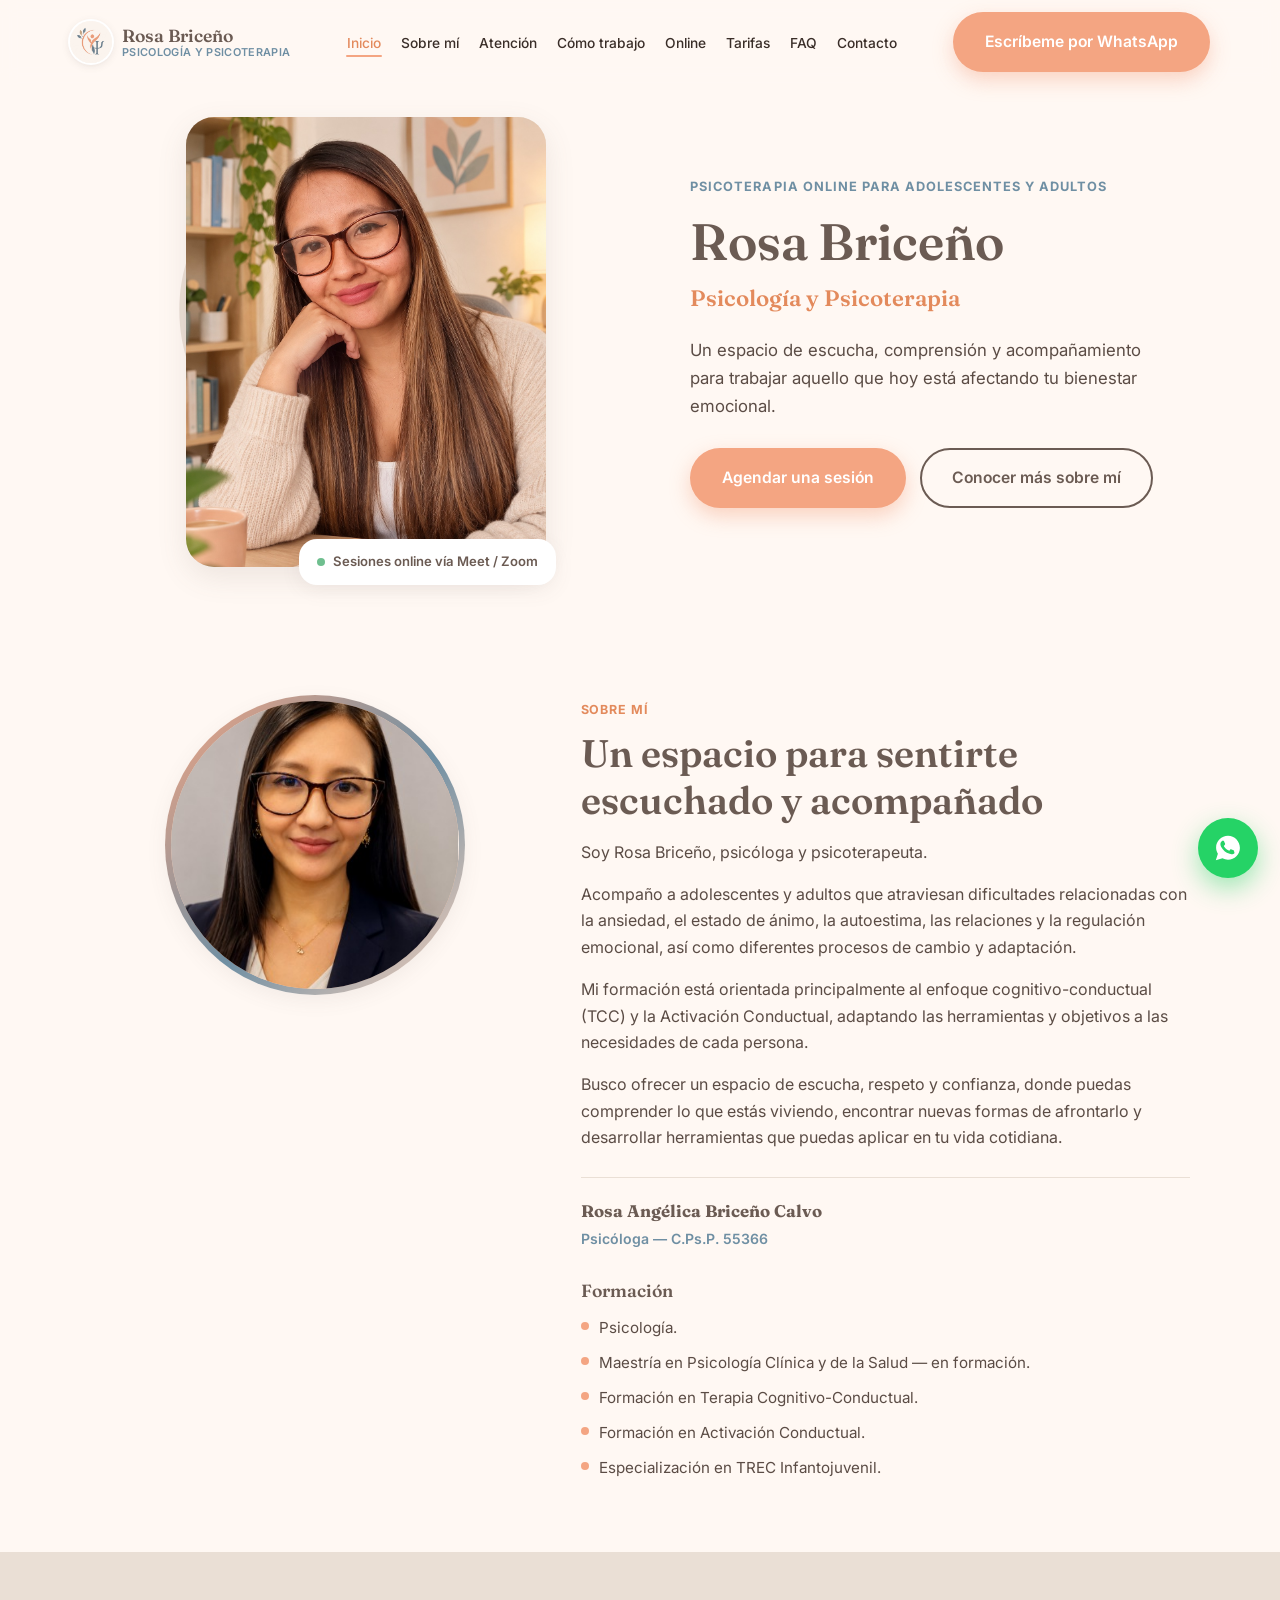
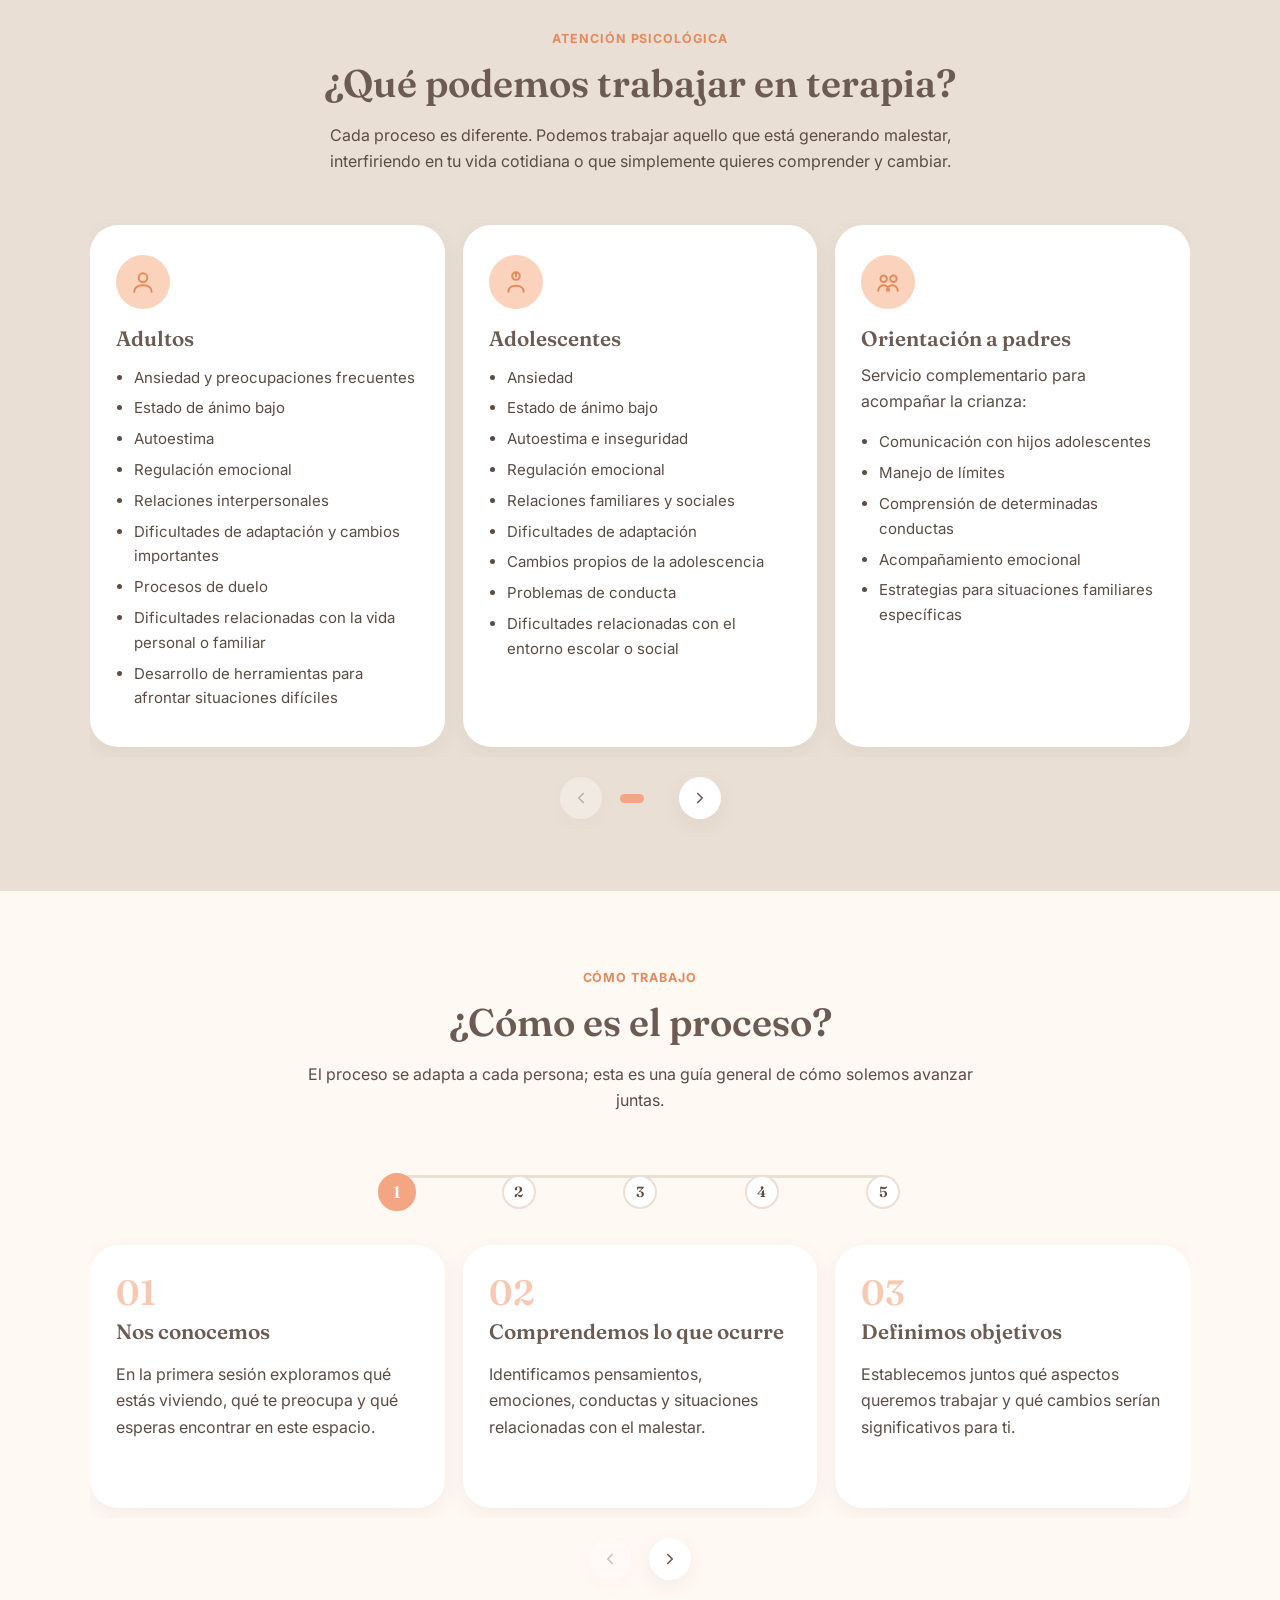
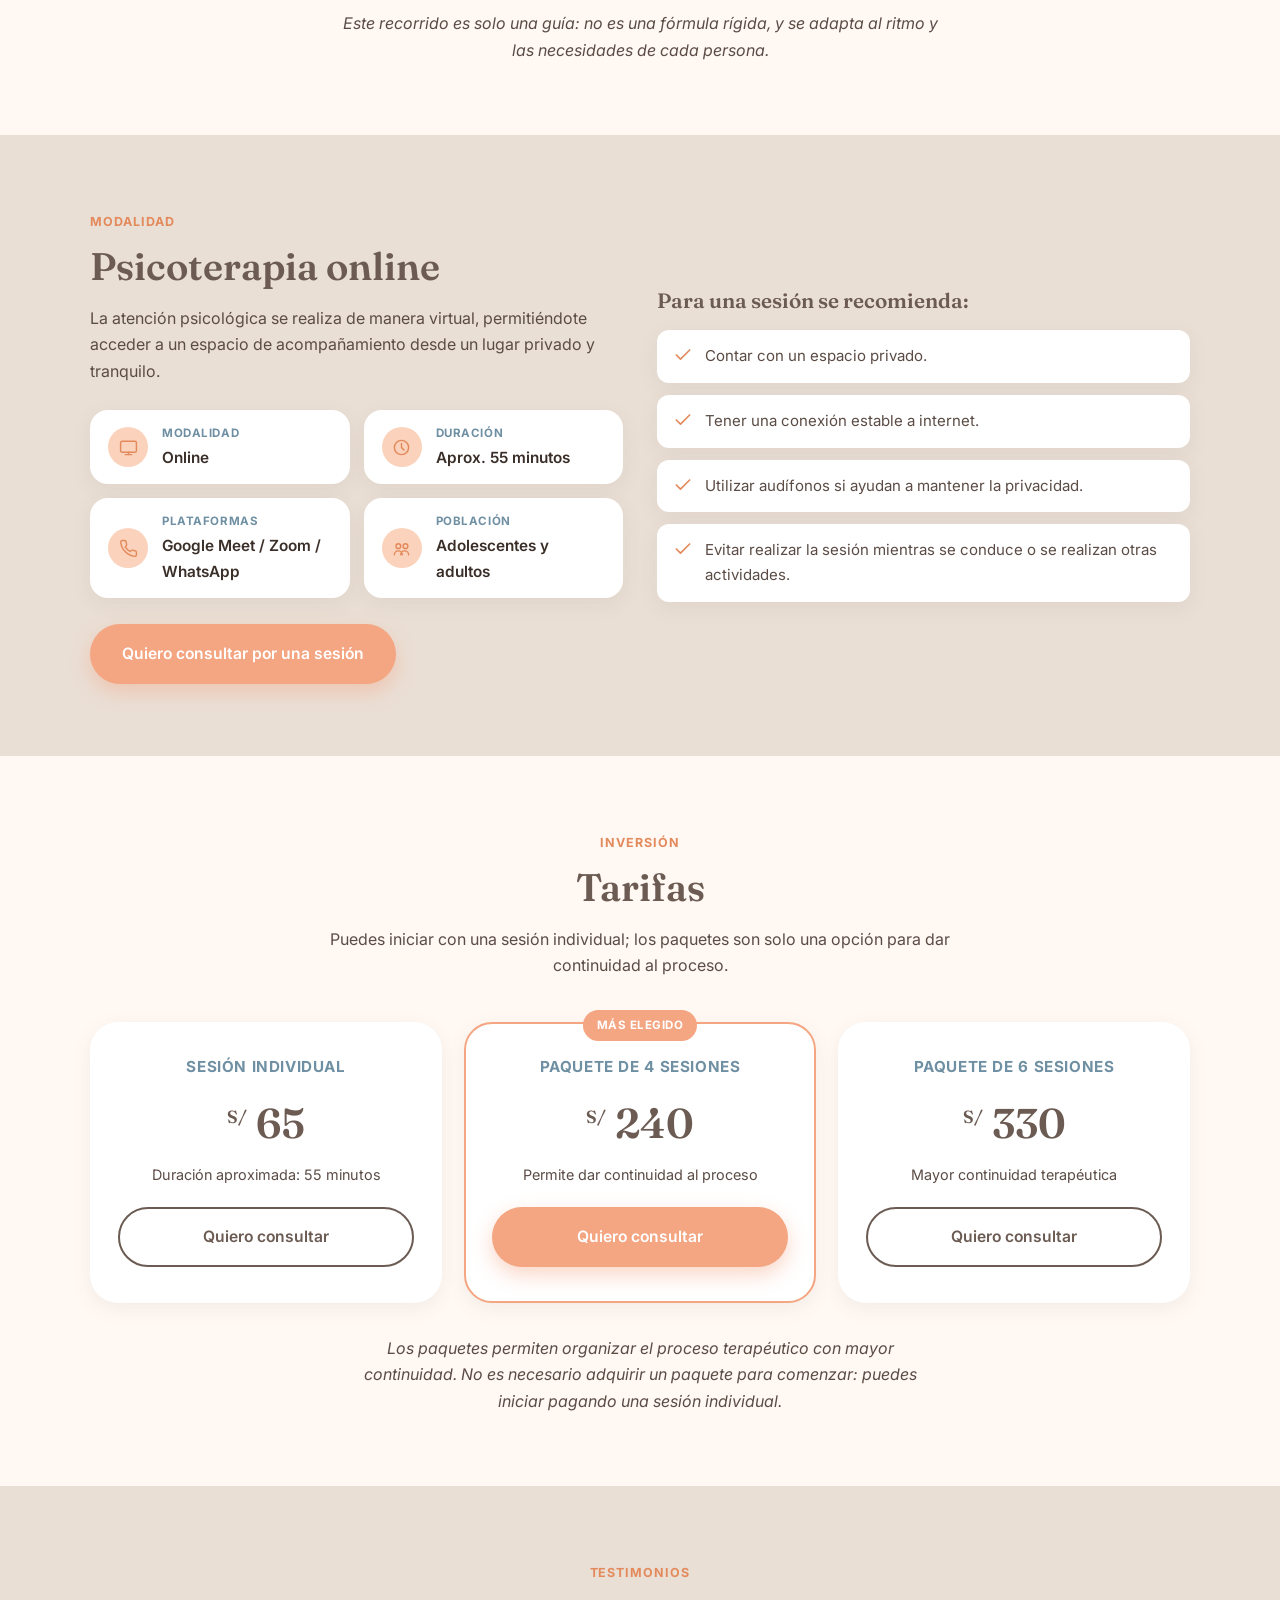
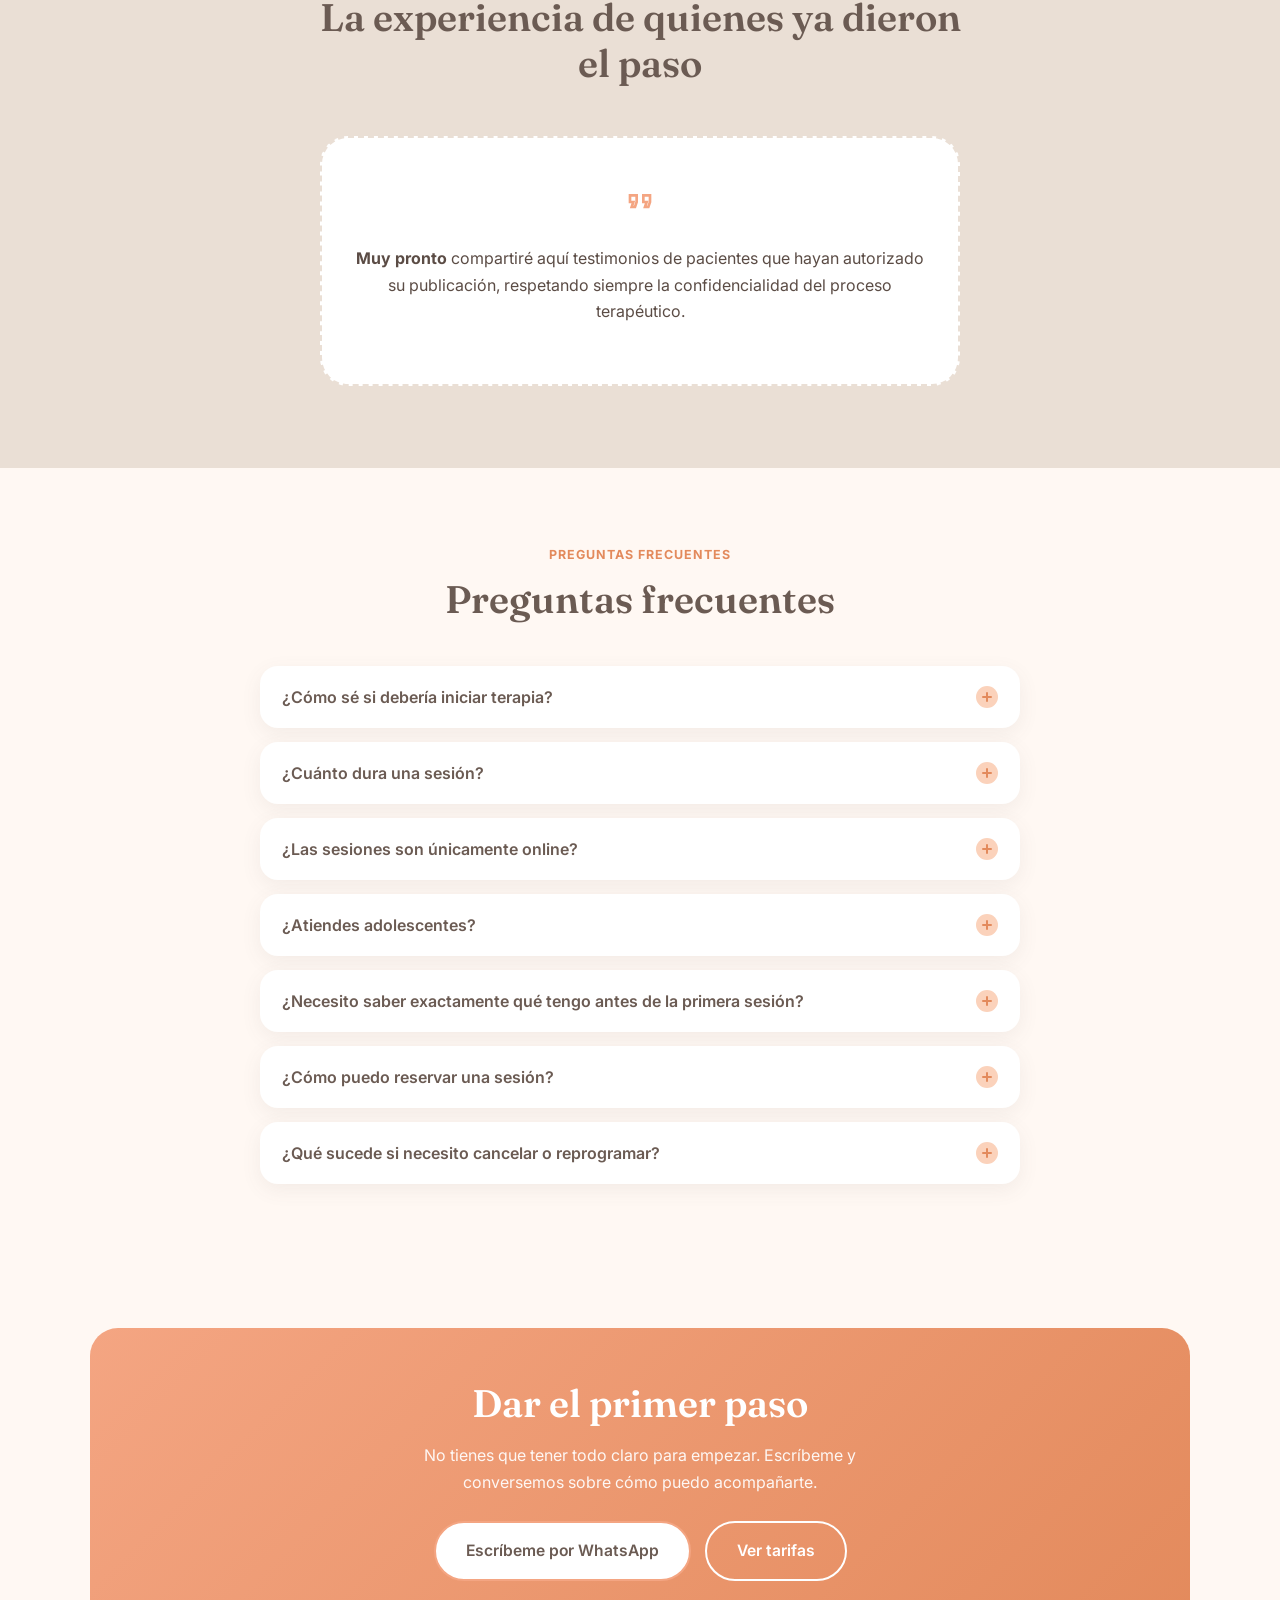
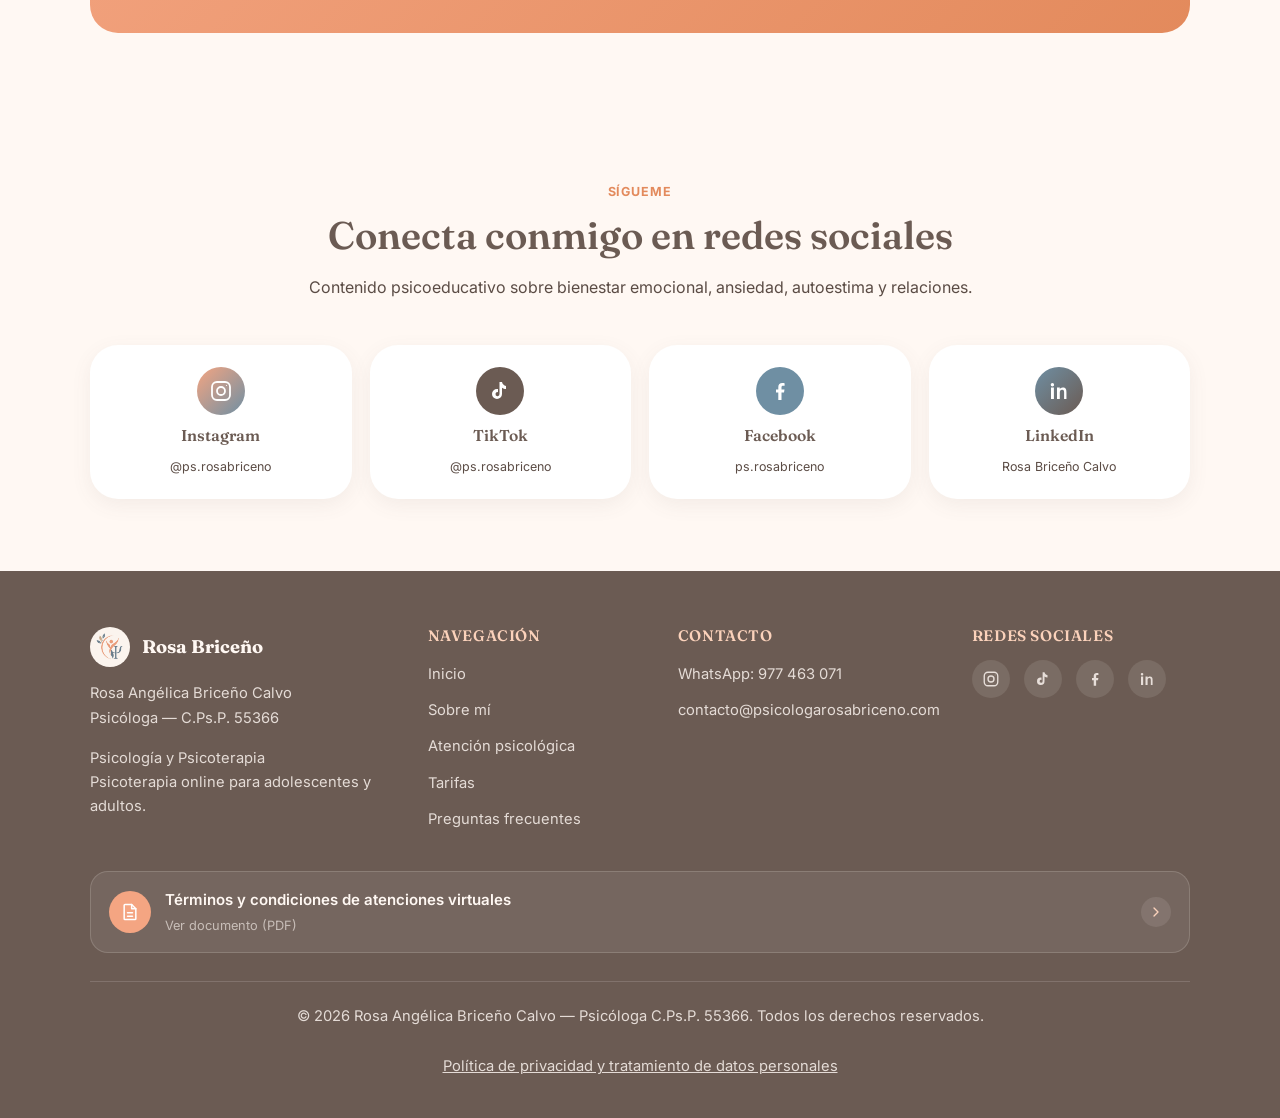
<file: index.html>
<!DOCTYPE html>
<html lang="es-PE">
<head>
<meta charset="UTF-8">
<meta name="viewport" content="width=device-width, initial-scale=1.0">
<title>Rosa Briceño | Psicóloga Online Perú - Psicoterapia para Adolescentes y Adultos</title>
<meta name="description" content="Rosa Angélica Briceño Calvo, psicóloga (C.Ps.P. 55366). Psicoterapia online para adolescentes y adultos: ansiedad, autoestima, estado de ánimo y relaciones. Agenda tu sesión por WhatsApp.">
<meta name="keywords" content="psicóloga online, psicóloga en Perú, psicóloga online Perú, psicoterapia online, psicóloga para adolescentes, psicóloga para adultos, terapia psicológica online">
<link rel="canonical" href="https://psicologarosabriceno.com/">
<meta name="robots" content="index, follow">
<meta name="theme-color" content="#F4A582">

<!-- Open Graph -->
<meta property="og:type" content="website">
<meta property="og:locale" content="es_PE">
<meta property="og:site_name" content="Rosa Briceño | Psicología y Psicoterapia">
<meta property="og:title" content="Rosa Briceño | Psicóloga Online Perú">
<meta property="og:description" content="Psicoterapia online para adolescentes y adultos. Un espacio de escucha, comprensión y acompañamiento profesional.">
<meta property="og:image" content="https://psicologarosabriceno.com/assets/img/foto-hero.jpeg">
<meta property="og:url" content="https://psicologarosabriceno.com/">

<meta name="twitter:card" content="summary_large_image">
<meta name="twitter:title" content="Rosa Briceño | Psicóloga Online Perú">
<meta name="twitter:description" content="Psicoterapia online para adolescentes y adultos.">
<meta name="twitter:image" content="https://psicologarosabriceno.com/assets/img/foto-hero.jpeg">

<link rel="icon" type="image/svg+xml" href="assets/img/favicon.svg">

<!-- Fuentes -->
<link rel="preconnect" href="https://fonts.googleapis.com">
<link rel="preconnect" href="https://fonts.gstatic.com" crossorigin>
<link href="https://fonts.googleapis.com/css2?family=Fraunces:wght@500;600;700&family=Inter:wght@400;500;600;700&display=swap" rel="stylesheet">

<link rel="stylesheet" href="css/styles.css">

<script type="application/ld+json">
{
  "@context": "https://schema.org",
  "@type": "Psychologist",
  "name": "Rosa Angélica Briceño Calvo",
  "alternateName": "Rosa Briceño | Psicología y Psicoterapia",
  "description": "Psicóloga (C.Ps.P. 55366) especializada en psicoterapia online para adolescentes y adultos, enfoque cognitivo-conductual y activación conductual.",
  "url": "https://psicologarosabriceno.com/",
  "image": "https://psicologarosabriceno.com/assets/img/foto-hero.jpeg",
  "telephone": "+51977463071",
  "priceRange": "S/ 65 - S/ 330",
  "areaServed": "PE",
  "availableService": {
    "@type": "MedicalTherapy",
    "name": "Psicoterapia online"
  },
  "sameAs": [
    "https://www.instagram.com/ps.rosabriceno/",
    "https://www.tiktok.com/@ps.rosabriceno",
    "https://www.facebook.com/ps.rosabriceno/",
    "https://www.linkedin.com/in/rosa-briceño-calvo-51b5461b3"
  ]
}
</script>
</head>
<body>

<!-- ============ HEADER ============ -->
<header class="header" id="header">
  <div class="container header__inner">
    <a href="#inicio" class="brand">
      <img src="assets/img/logo.jpeg" alt="Logo Rosa Briceño Psicología y Psicoterapia" class="brand__logo">
      <span class="brand__text">
        <span class="brand__name">Rosa Briceño</span>
        <span class="brand__role">Psicología y Psicoterapia</span>
      </span>
    </a>

    <nav class="nav" aria-label="Navegación principal">
      <ul class="nav__list">
        <li><a class="nav__link" href="#inicio">Inicio</a></li>
        <li><a class="nav__link" href="#sobre-mi">Sobre mí</a></li>
        <li><a class="nav__link" href="#atencion">Atención</a></li>
        <li><a class="nav__link" href="#como-trabajo">Cómo trabajo</a></li>
        <li><a class="nav__link" href="#psicoterapia-online">Online</a></li>
        <li><a class="nav__link" href="#tarifas">Tarifas</a></li>
        <li><a class="nav__link" href="#preguntas-frecuentes">FAQ</a></li>
        <li><a class="nav__link" href="#contacto">Contacto</a></li>
      </ul>
    </nav>

    <div class="header__actions">
      <a href="https://wa.me/51977463071?text=Hola%2C%20psic%C3%B3loga%20Rosa.%20He%20revisado%20tu%20p%C3%A1gina%20web%20y%20me%20gustar%C3%ADa%20consultar%20sobre%20las%20sesiones%20de%20psicoterapia." target="_blank" rel="noopener" class="btn btn-primary header__whatsapp">Escríbeme por WhatsApp</a>
      <button class="menu-toggle" id="menuToggle" aria-label="Abrir menú" aria-expanded="false" aria-controls="mobileNav">
        <span class="menu-toggle__icon">
          <svg class="menu-toggle__icon-open" viewBox="0 0 24 24" fill="currentColor" aria-hidden="true"><circle cx="5" cy="12" r="2"/><circle cx="12" cy="12" r="2"/><circle cx="19" cy="12" r="2"/></svg>
          <svg class="menu-toggle__icon-close" viewBox="0 0 24 24" fill="none" stroke="currentColor" stroke-width="2.3" stroke-linecap="round" aria-hidden="true"><path d="M6 6l12 12M18 6L6 18"/></svg>
        </span>
        <span class="menu-toggle__label">Menú</span>
      </button>
    </div>
  </div>
</header>

<div class="mobile-nav" id="mobileNav">
  <ul class="mobile-nav__list">
    <li><a href="#inicio">Inicio</a></li>
    <li><a href="#sobre-mi">Sobre mí</a></li>
    <li><a href="#atencion">Atención psicológica</a></li>
    <li><a href="#como-trabajo">Cómo trabajo</a></li>
    <li><a href="#psicoterapia-online">Psicoterapia online</a></li>
    <li><a href="#tarifas">Tarifas</a></li>
    <li><a href="#preguntas-frecuentes">Preguntas frecuentes</a></li>
    <li><a href="#contacto">Contacto</a></li>
  </ul>
  <a href="https://wa.me/51977463071?text=Hola%2C%20psic%C3%B3loga%20Rosa.%20He%20revisado%20tu%20p%C3%A1gina%20web%20y%20me%20gustar%C3%ADa%20consultar%20sobre%20las%20sesiones%20de%20psicoterapia." target="_blank" rel="noopener" class="btn btn-primary btn-block mobile-nav__cta">Agendar una sesión</a>
</div>

<main>

  <!-- ============ HERO ============ -->
  <section class="hero" id="inicio">
    <div class="container hero__inner">
      <div class="hero__card">
        <div class="hero__image-wrap">
          <svg class="hero__blob" viewBox="0 0 400 400" fill="none" xmlns="http://www.w3.org/2000/svg" aria-hidden="true">
            <path d="M320 90C355 130 370 190 355 245C340 300 290 340 230 355C170 370 100 360 60 320C20 280 10 210 35 155C60 100 120 60 180 50C240 40 285 50 320 90Z" fill="#EADFD5"/>
          </svg>
          <div class="hero__photo">
            <img src="assets/img/foto-hero.jpeg" alt="Rosa Briceño, psicóloga" loading="eager">
          </div>
          <div class="hero__badge"><span class="dot"></span> Sesiones online vía Meet / Zoom</div>
        </div>

        <div class="hero__content">
          <span class="hero__eyebrow">Psicoterapia online para adolescentes y adultos</span>
          <h1 class="hero__title">Rosa Briceño</h1>
          <p class="hero__subtitle">Psicología y Psicoterapia</p>
          <p class="hero__text">Un espacio de escucha, comprensión y acompañamiento para trabajar aquello que hoy está afectando tu bienestar emocional.</p>
          <div class="hero__actions">
            <a href="https://wa.me/51977463071?text=Hola%2C%20psic%C3%B3loga%20Rosa.%20He%20revisado%20tu%20p%C3%A1gina%20web%20y%20me%20gustar%C3%ADa%20consultar%20sobre%20las%20sesiones%20de%20psicoterapia." target="_blank" rel="noopener" class="btn btn-primary">Agendar una sesión</a>
            <a href="#sobre-mi" class="btn btn-outline">Conocer más sobre mí</a>
          </div>
        </div>
      </div>
    </div>
  </section>

  <!-- ============ SOBRE MÍ ============ -->
  <section class="section" id="sobre-mi">
    <div class="container about">
      <div class="about__card">
        <div class="about__image-frame">
          <div class="about__image">
            <img src="assets/img/foto-sobre-mi.jpeg" alt="Rosa Briceño, psicóloga y psicoterapeuta" loading="lazy">
          </div>
        </div>

        <div class="about__body">
          <span class="section-tag">Sobre mí</span>
          <h2>Un espacio para sentirte escuchado y acompañado</h2>
          <p>Soy Rosa Briceño, psicóloga y psicoterapeuta.</p>
          <p>Acompaño a adolescentes y adultos que atraviesan dificultades relacionadas con la ansiedad, el estado de ánimo, la autoestima, las relaciones y la regulación emocional, así como diferentes procesos de cambio y adaptación.</p>
          <p>Mi formación está orientada principalmente al enfoque cognitivo-conductual (TCC) y la Activación Conductual, adaptando las herramientas y objetivos a las necesidades de cada persona.</p>
          <p>Busco ofrecer un espacio de escucha, respeto y confianza, donde puedas comprender lo que estás viviendo, encontrar nuevas formas de afrontarlo y desarrollar herramientas que puedas aplicar en tu vida cotidiana.</p>

          <div class="about__signature">
            <strong>Rosa Angélica Briceño Calvo</strong>
            <span>Psicóloga — C.Ps.P. 55366</span>
          </div>

          <div class="formation">
            <h3>Formación</h3>
            <ul>
              <li>Psicología.</li>
              <li>Maestría en Psicología Clínica y de la Salud — en formación.</li>
              <li>Formación en Terapia Cognitivo-Conductual.</li>
              <li>Formación en Activación Conductual.</li>
              <li>Especialización en TREC Infantojuvenil.</li>
            </ul>
          </div>
        </div>
      </div>
    </div>
  </section>

  <!-- ============ ¿EN QUÉ PUEDO AYUDARTE? ============ -->
  <section class="section section--alt" id="atencion">
    <div class="container">
      <div class="section-header">
        <span class="section-tag">Atención psicológica</span>
        <h2>¿Qué podemos trabajar en terapia?</h2>
        <p>Cada proceso es diferente. Podemos trabajar aquello que está generando malestar, interfiriendo en tu vida cotidiana o que simplemente quieres comprender y cambiar.</p>
      </div>

      <div class="carousel" data-carousel>
        <div class="carousel__viewport">
          <div class="carousel__track">

            <div class="carousel__slide">
              <div class="card">
                <div class="card__icon">
                  <svg viewBox="0 0 24 24" fill="none" stroke="#E38A5C" stroke-width="1.8" stroke-linecap="round" stroke-linejoin="round"><circle cx="12" cy="8" r="4"/><path d="M4 21c0-4 3.5-6 8-6s8 2 8 6"/></svg>
                </div>
                <h3>Adultos</h3>
                <ul>
                  <li>Ansiedad y preocupaciones frecuentes</li>
                  <li>Estado de ánimo bajo</li>
                  <li>Autoestima</li>
                  <li>Regulación emocional</li>
                  <li>Relaciones interpersonales</li>
                  <li>Dificultades de adaptación y cambios importantes</li>
                  <li>Procesos de duelo</li>
                  <li>Dificultades relacionadas con la vida personal o familiar</li>
                  <li>Desarrollo de herramientas para afrontar situaciones difíciles</li>
                </ul>
              </div>
            </div>

            <div class="carousel__slide">
              <div class="card">
                <div class="card__icon">
                  <svg viewBox="0 0 24 24" fill="none" stroke="#E38A5C" stroke-width="1.8" stroke-linecap="round" stroke-linejoin="round"><path d="M12 3v4M12 3c-2 0-3.5 1.5-3.5 3.5S10 10 12 10s3.5-1.5 3.5-3.5S14 3 12 3Z"/><path d="M5 21c0-3.5 3-5.5 7-5.5s7 2 7 5.5"/></svg>
                </div>
                <h3>Adolescentes</h3>
                <ul>
                  <li>Ansiedad</li>
                  <li>Estado de ánimo bajo</li>
                  <li>Autoestima e inseguridad</li>
                  <li>Regulación emocional</li>
                  <li>Relaciones familiares y sociales</li>
                  <li>Dificultades de adaptación</li>
                  <li>Cambios propios de la adolescencia</li>
                  <li>Problemas de conducta</li>
                  <li>Dificultades relacionadas con el entorno escolar o social</li>
                </ul>
              </div>
            </div>

            <div class="carousel__slide">
              <div class="card">
                <div class="card__icon">
                  <svg viewBox="0 0 24 24" fill="none" stroke="#E38A5C" stroke-width="1.8" stroke-linecap="round" stroke-linejoin="round"><circle cx="8" cy="9" r="3"/><circle cx="17" cy="9" r="3"/><path d="M3 20c0-3 2.5-5 5-5s5 2 5 5M11 20c0-3 2.5-5 5-5s5 2 5 5"/></svg>
                </div>
                <h3>Orientación a padres</h3>
                <p>Servicio complementario para acompañar la crianza:</p>
                <ul>
                  <li>Comunicación con hijos adolescentes</li>
                  <li>Manejo de límites</li>
                  <li>Comprensión de determinadas conductas</li>
                  <li>Acompañamiento emocional</li>
                  <li>Estrategias para situaciones familiares específicas</li>
                </ul>
              </div>
            </div>

            <div class="carousel__slide">
              <div class="card">
                <div class="card__icon">
                  <svg viewBox="0 0 24 24" fill="none" stroke="#E38A5C" stroke-width="1.8" stroke-linecap="round" stroke-linejoin="round"><path d="M12 2 3 7v6c0 5 4 8 9 9 5-1 9-4 9-9V7l-9-5Z"/></svg>
                </div>
                <h3>Orientación psicológica</h3>
                <p>Espacio puntual para abordar una situación o dificultad específica, brindar orientación y explorar estrategias prácticas que permitan afrontarla de manera más efectiva.</p>
              </div>
            </div>

            <div class="carousel__slide">
              <div class="card">
                <div class="card__icon">
                  <svg viewBox="0 0 24 24" fill="none" stroke="#E38A5C" stroke-width="1.8" stroke-linecap="round" stroke-linejoin="round"><path d="M4 19V6a2 2 0 0 1 2-2h9l5 5v10a2 2 0 0 1-2 2H6a2 2 0 0 1-2-2Z"/><path d="M14 4v5h5"/></svg>
                </div>
                <h3>Talleres y charlas psicoeducativas</h3>
                <p>Espacios grupales orientados a brindar información y herramientas prácticas sobre salud mental, bienestar emocional y relaciones, dirigidos a adolescentes, adultos, padres, instituciones educativas y organizaciones.</p>
              </div>
            </div>

          </div>
        </div>
        <div class="carousel__controls">
          <button class="carousel__arrow carousel__arrow--prev" aria-label="Anterior"><svg viewBox="0 0 24 24" fill="none" stroke="currentColor" stroke-width="2.2" stroke-linecap="round" stroke-linejoin="round"><path d="M15 18l-6-6 6-6"/></svg></button>
          <div class="carousel__dots"></div>
          <button class="carousel__arrow carousel__arrow--next" aria-label="Siguiente"><svg viewBox="0 0 24 24" fill="none" stroke="currentColor" stroke-width="2.2" stroke-linecap="round" stroke-linejoin="round"><path d="M9 6l6 6-6 6"/></svg></button>
        </div>
      </div>
    </div>
  </section>

  <!-- ============ CÓMO TRABAJO ============ -->
  <section class="section" id="como-trabajo">
    <div class="container">
      <div class="section-header">
        <span class="section-tag">Cómo trabajo</span>
        <h2>¿Cómo es el proceso?</h2>
        <p>El proceso se adapta a cada persona; esta es una guía general de cómo solemos avanzar juntas.</p>
      </div>

      <div class="steps-progress">
        <div class="steps-progress__track"><div class="steps-progress__fill" id="stepsFill"></div></div>
        <div class="steps-progress__markers" data-steps-markers>
          <button class="steps-progress__marker is-active" type="button">1</button>
          <button class="steps-progress__marker" type="button">2</button>
          <button class="steps-progress__marker" type="button">3</button>
          <button class="steps-progress__marker" type="button">4</button>
          <button class="steps-progress__marker" type="button">5</button>
        </div>
      </div>

      <div class="carousel" data-carousel data-indicators="[data-steps-markers]" id="stepsCarousel">
        <div class="carousel__viewport">
          <div class="carousel__track">
            <div class="carousel__slide">
              <div class="step">
                <span class="step__number">01</span>
                <h3>Nos conocemos</h3>
                <p>En la primera sesión exploramos qué estás viviendo, qué te preocupa y qué esperas encontrar en este espacio.</p>
              </div>
            </div>
            <div class="carousel__slide">
              <div class="step">
                <span class="step__number">02</span>
                <h3>Comprendemos lo que ocurre</h3>
                <p>Identificamos pensamientos, emociones, conductas y situaciones relacionadas con el malestar.</p>
              </div>
            </div>
            <div class="carousel__slide">
              <div class="step">
                <span class="step__number">03</span>
                <h3>Definimos objetivos</h3>
                <p>Establecemos juntos qué aspectos queremos trabajar y qué cambios serían significativos para ti.</p>
              </div>
            </div>
            <div class="carousel__slide">
              <div class="step">
                <span class="step__number">04</span>
                <h3>Desarrollamos herramientas</h3>
                <p>Trabajamos estrategias psicológicas adaptadas a tus necesidades para afrontar las dificultades de manera diferente.</p>
              </div>
            </div>
            <div class="carousel__slide">
              <div class="step">
                <span class="step__number">05</span>
                <h3>Revisamos tus avances</h3>
                <p>Observamos qué está funcionando, qué necesita ajustarse y cómo continuar avanzando.</p>
              </div>
            </div>
          </div>
        </div>
        <div class="carousel__controls">
          <button class="carousel__arrow carousel__arrow--prev" aria-label="Paso anterior"><svg viewBox="0 0 24 24" fill="none" stroke="currentColor" stroke-width="2.2" stroke-linecap="round" stroke-linejoin="round"><path d="M15 18l-6-6 6-6"/></svg></button>
          <button class="carousel__arrow carousel__arrow--next" aria-label="Siguiente paso"><svg viewBox="0 0 24 24" fill="none" stroke="currentColor" stroke-width="2.2" stroke-linecap="round" stroke-linejoin="round"><path d="M9 6l6 6-6 6"/></svg></button>
        </div>
      </div>

      <p class="steps-note">Este recorrido es solo una guía: no es una fórmula rígida, y se adapta al ritmo y las necesidades de cada persona.</p>
    </div>
  </section>

  <!-- ============ PSICOTERAPIA ONLINE ============ -->
  <section class="section section--alt" id="psicoterapia-online">
    <div class="container online">
      <div>
        <span class="section-tag">Modalidad</span>
        <h2>Psicoterapia online</h2>
        <p>La atención psicológica se realiza de manera virtual, permitiéndote acceder a un espacio de acompañamiento desde un lugar privado y tranquilo.</p>

        <div class="online__info">
          <div class="info-chip">
            <span class="info-chip__icon"><svg viewBox="0 0 24 24" fill="none" stroke="currentColor" stroke-width="1.8" stroke-linecap="round" stroke-linejoin="round"><rect x="2" y="4" width="20" height="14" rx="2"/><path d="M8 21h8M12 18v3"/></svg></span>
            <span class="info-chip__body"><span class="info-chip__label">Modalidad</span>Online</span>
          </div>
          <div class="info-chip">
            <span class="info-chip__icon"><svg viewBox="0 0 24 24" fill="none" stroke="currentColor" stroke-width="1.8" stroke-linecap="round" stroke-linejoin="round"><circle cx="12" cy="12" r="9"/><path d="M12 7v5l3 3"/></svg></span>
            <span class="info-chip__body"><span class="info-chip__label">Duración</span>Aprox. 55 minutos</span>
          </div>
          <div class="info-chip">
            <span class="info-chip__icon"><svg viewBox="0 0 24 24" fill="none" stroke="currentColor" stroke-width="1.8" stroke-linecap="round" stroke-linejoin="round"><path d="M22 16.9v3a2 2 0 0 1-2.2 2 19.8 19.8 0 0 1-8.6-3.1 19.5 19.5 0 0 1-6-6A19.8 19.8 0 0 1 2.1 4.2 2 2 0 0 1 4 2h3a2 2 0 0 1 2 1.7c.1.9.3 1.8.6 2.7a2 2 0 0 1-.4 2.1L8 9.9a16 16 0 0 0 6 6l1.4-1.3a2 2 0 0 1 2.1-.4c.9.3 1.8.5 2.7.6a2 2 0 0 1 1.8 2Z"/></svg></span>
            <span class="info-chip__body"><span class="info-chip__label">Plataformas</span>Google Meet / Zoom / WhatsApp</span>
          </div>
          <div class="info-chip">
            <span class="info-chip__icon"><svg viewBox="0 0 24 24" fill="none" stroke="currentColor" stroke-width="1.8" stroke-linecap="round" stroke-linejoin="round"><circle cx="8" cy="9" r="3"/><circle cx="17" cy="9" r="3"/><path d="M3 20c0-3 2.5-5 5-5s5 2 5 5M11 20c0-3 2.5-5 5-5s5 2 5 5"/></svg></span>
            <span class="info-chip__body"><span class="info-chip__label">Población</span>Adolescentes y adultos</span>
          </div>
        </div>

        <a href="https://wa.me/51977463071?text=Hola%2C%20psic%C3%B3loga%20Rosa.%20He%20revisado%20tu%20p%C3%A1gina%20web%20y%20me%20gustar%C3%ADa%20consultar%20sobre%20las%20sesiones%20de%20psicoterapia." target="_blank" rel="noopener" class="btn btn-primary">Quiero consultar por una sesión</a>
      </div>

      <div>
        <h3>Para una sesión se recomienda:</h3>
        <ul class="checklist">
          <li><svg viewBox="0 0 24 24" fill="none" stroke="currentColor" stroke-width="2" stroke-linecap="round" stroke-linejoin="round"><path d="M20 6 9 17l-5-5"/></svg> Contar con un espacio privado.</li>
          <li><svg viewBox="0 0 24 24" fill="none" stroke="currentColor" stroke-width="2" stroke-linecap="round" stroke-linejoin="round"><path d="M20 6 9 17l-5-5"/></svg> Tener una conexión estable a internet.</li>
          <li><svg viewBox="0 0 24 24" fill="none" stroke="currentColor" stroke-width="2" stroke-linecap="round" stroke-linejoin="round"><path d="M20 6 9 17l-5-5"/></svg> Utilizar audífonos si ayudan a mantener la privacidad.</li>
          <li><svg viewBox="0 0 24 24" fill="none" stroke="currentColor" stroke-width="2" stroke-linecap="round" stroke-linejoin="round"><path d="M20 6 9 17l-5-5"/></svg> Evitar realizar la sesión mientras se conduce o se realizan otras actividades.</li>
        </ul>
      </div>
    </div>
  </section>

  <!-- ============ TARIFAS ============ -->
  <section class="section" id="tarifas">
    <div class="container">
      <div class="section-header">
        <span class="section-tag">Inversión</span>
        <h2>Tarifas</h2>
        <p>Puedes iniciar con una sesión individual; los paquetes son solo una opción para dar continuidad al proceso.</p>
      </div>

      <div class="carousel carousel--grid-desktop" data-carousel>
        <div class="carousel__viewport">
          <div class="carousel__track">
            <div class="carousel__slide">
              <div class="price-card">
                <h3>Sesión individual</h3>
                <div class="price-card__amount"><sup>S/</sup> 65</div>
                <div class="price-card__duration">Duración aproximada: 55 minutos</div>
                <a href="https://wa.me/51977463071?text=Hola%2C%20psic%C3%B3loga%20Rosa.%20He%20revisado%20tu%20p%C3%A1gina%20web%20y%20me%20gustar%C3%ADa%20consultar%20sobre%20las%20sesiones%20de%20psicoterapia." target="_blank" rel="noopener" class="btn btn-outline btn-block">Quiero consultar</a>
              </div>
            </div>

            <div class="carousel__slide">
              <div class="price-card price-card--featured">
                <span class="price-card__badge">Más elegido</span>
                <h3>Paquete de 4 sesiones</h3>
                <div class="price-card__amount"><sup>S/</sup> 240</div>
                <div class="price-card__duration">Permite dar continuidad al proceso</div>
                <a href="https://wa.me/51977463071?text=Hola%2C%20psic%C3%B3loga%20Rosa.%20He%20revisado%20tu%20p%C3%A1gina%20web%20y%20me%20gustar%C3%ADa%20consultar%20sobre%20las%20sesiones%20de%20psicoterapia." target="_blank" rel="noopener" class="btn btn-primary btn-block">Quiero consultar</a>
              </div>
            </div>

            <div class="carousel__slide">
              <div class="price-card">
                <h3>Paquete de 6 sesiones</h3>
                <div class="price-card__amount"><sup>S/</sup> 330</div>
                <div class="price-card__duration">Mayor continuidad terapéutica</div>
                <a href="https://wa.me/51977463071?text=Hola%2C%20psic%C3%B3loga%20Rosa.%20He%20revisado%20tu%20p%C3%A1gina%20web%20y%20me%20gustar%C3%ADa%20consultar%20sobre%20las%20sesiones%20de%20psicoterapia." target="_blank" rel="noopener" class="btn btn-outline btn-block">Quiero consultar</a>
              </div>
            </div>
          </div>
        </div>
        <div class="carousel__controls">
          <button class="carousel__arrow carousel__arrow--prev" aria-label="Tarifa anterior"><svg viewBox="0 0 24 24" fill="none" stroke="currentColor" stroke-width="2.2" stroke-linecap="round" stroke-linejoin="round"><path d="M15 18l-6-6 6-6"/></svg></button>
          <div class="carousel__dots"></div>
          <button class="carousel__arrow carousel__arrow--next" aria-label="Siguiente tarifa"><svg viewBox="0 0 24 24" fill="none" stroke="currentColor" stroke-width="2.2" stroke-linecap="round" stroke-linejoin="round"><path d="M9 6l6 6-6 6"/></svg></button>
        </div>
      </div>

      <p class="pricing-note">Los paquetes permiten organizar el proceso terapéutico con mayor continuidad. No es necesario adquirir un paquete para comenzar: puedes iniciar pagando una sesión individual.</p>
    </div>
  </section>

  <!-- ============ TESTIMONIOS ============ -->
  <section class="section section--alt">
    <div class="container">
      <div class="section-header">
        <span class="section-tag">Testimonios</span>
        <h2>La experiencia de quienes ya dieron el paso</h2>
      </div>

      <div class="carousel carousel--single" data-carousel>
        <div class="carousel__viewport">
          <div class="carousel__track">
            <div class="carousel__slide">
              <div class="testimonials-placeholder">
                <svg viewBox="0 0 24 24" fill="none" stroke="currentColor" stroke-width="1.6"><path d="M7 15h2l1-3V8H6v4h2Zm8 0h2l1-3V8h-4v4h2Z"/></svg>
                <p><strong>Muy pronto</strong> compartiré aquí testimonios de pacientes que hayan autorizado su publicación, respetando siempre la confidencialidad del proceso terapéutico.</p>
              </div>
            </div>
          </div>
        </div>
        <div class="carousel__controls">
          <button class="carousel__arrow carousel__arrow--prev" aria-label="Testimonio anterior"><svg viewBox="0 0 24 24" fill="none" stroke="currentColor" stroke-width="2.2" stroke-linecap="round" stroke-linejoin="round"><path d="M15 18l-6-6 6-6"/></svg></button>
          <div class="carousel__dots"></div>
          <button class="carousel__arrow carousel__arrow--next" aria-label="Siguiente testimonio"><svg viewBox="0 0 24 24" fill="none" stroke="currentColor" stroke-width="2.2" stroke-linecap="round" stroke-linejoin="round"><path d="M9 6l6 6-6 6"/></svg></button>
        </div>
      </div>
    </div>
  </section>

  <!-- ============ PREGUNTAS FRECUENTES ============ -->
  <section class="section" id="preguntas-frecuentes">
    <div class="container">
      <div class="section-header">
        <span class="section-tag">Preguntas frecuentes</span>
        <h2>Preguntas frecuentes</h2>
      </div>

      <div class="faq-list" id="faqList">
        <div class="faq-item">
          <button class="faq-question"><span>¿Cómo sé si debería iniciar terapia?</span><span class="icon"></span></button>
          <div class="faq-answer"><p>No es necesario tener un diagnóstico o saber exactamente qué te ocurre para solicitar orientación. Si existe una situación que genera malestar o que quieres comprender y trabajar, podemos conversarlo en una primera sesión.</p></div>
        </div>
        <div class="faq-item">
          <button class="faq-question"><span>¿Cuánto dura una sesión?</span><span class="icon"></span></button>
          <div class="faq-answer"><p>Las sesiones tienen una duración aproximada de 55 minutos.</p></div>
        </div>
        <div class="faq-item">
          <button class="faq-question"><span>¿Las sesiones son únicamente online?</span><span class="icon"></span></button>
          <div class="faq-answer"><p>La modalidad principal de atención es online, a través de Google Meet, Zoom o WhatsApp.</p></div>
        </div>
        <div class="faq-item">
          <button class="faq-question"><span>¿Atiendes adolescentes?</span><span class="icon"></span></button>
          <div class="faq-answer"><p>Sí. La atención está dirigida tanto a adolescentes como a adultos.</p></div>
        </div>
        <div class="faq-item">
          <button class="faq-question"><span>¿Necesito saber exactamente qué tengo antes de la primera sesión?</span><span class="icon"></span></button>
          <div class="faq-answer"><p>No. Parte del proceso inicial consiste precisamente en comprender qué está ocurriendo y definir qué aspectos sería importante trabajar.</p></div>
        </div>
        <div class="faq-item">
          <button class="faq-question"><span>¿Cómo puedo reservar una sesión?</span><span class="icon"></span></button>
          <div class="faq-answer"><p>Puedes escribirme directamente por WhatsApp al 977 463 071 para consultar disponibilidad y coordinar una sesión.</p></div>
        </div>
        <div class="faq-item">
          <button class="faq-question"><span>¿Qué sucede si necesito cancelar o reprogramar?</span><span class="icon"></span></button>
          <div class="faq-answer"><p>Se solicita avisar con al menos 24 horas de anticipación para reprogramar. La sesión debe ser reprogramada dentro de los 5 días siguientes a la fecha de cancelación.</p></div>
        </div>
      </div>
    </div>
  </section>

  <!-- ============ CTA FINAL ============ -->
  <section class="section" id="contacto">
    <div class="container">
      <div class="final-cta">
        <h2>Dar el primer paso</h2>
        <p>No tienes que tener todo claro para empezar. Escríbeme y conversemos sobre cómo puedo acompañarte.</p>
        <div class="final-cta__actions">
          <a href="https://wa.me/51977463071?text=Hola%2C%20psic%C3%B3loga%20Rosa.%20He%20revisado%20tu%20p%C3%A1gina%20web%20y%20me%20gustar%C3%ADa%20consultar%20sobre%20las%20sesiones%20de%20psicoterapia." target="_blank" rel="noopener" class="btn btn-whatsapp">Escríbeme por WhatsApp</a>
          <a href="#tarifas" class="btn btn-outline">Ver tarifas</a>
        </div>
      </div>
    </div>
  </section>

  <!-- ============ REDES SOCIALES ============ -->
  <section class="section" id="redes">
    <div class="container">
      <div class="section-header">
        <span class="section-tag">Sígueme</span>
        <h2>Conecta conmigo en redes sociales</h2>
        <p>Contenido psicoeducativo sobre bienestar emocional, ansiedad, autoestima y relaciones.</p>
      </div>

      <div class="social-grid">
        <a class="social-card social-card--instagram" href="https://www.instagram.com/ps.rosabriceno/?hl=es" target="_blank" rel="noopener">
          <span class="social-card__icon"><svg viewBox="0 0 24 24" fill="none" stroke="currentColor" stroke-width="1.8"><rect x="3" y="3" width="18" height="18" rx="5"/><circle cx="12" cy="12" r="4"/><circle cx="17.5" cy="6.5" r="0.6" fill="currentColor" stroke="none"/></svg></span>
          <span class="social-card__name">Instagram</span>
          <span class="social-card__handle">@ps.rosabriceno</span>
        </a>

        <a class="social-card social-card--tiktok" href="https://www.tiktok.com/@ps.rosabriceno" target="_blank" rel="noopener">
          <span class="social-card__icon"><svg viewBox="0 0 24 24" fill="currentColor"><path d="M14 3c.4 2 2 3.6 4 4v3c-1.5 0-2.9-.5-4-1.3V15a5 5 0 1 1-5-5c.3 0 .7 0 1 .1v3.1a2 2 0 1 0 1.5 1.9V3h2.5Z"/></svg></span>
          <span class="social-card__name">TikTok</span>
          <span class="social-card__handle">@ps.rosabriceno</span>
        </a>

        <a class="social-card social-card--facebook" href="https://www.facebook.com/ps.rosabriceno/" target="_blank" rel="noopener">
          <span class="social-card__icon"><svg viewBox="0 0 24 24" fill="currentColor"><path d="M13.5 21v-7.5H16l.5-3H13.5V8.3c0-.9.3-1.5 1.6-1.5H16.6V4.2C16.3 4.1 15.3 4 14.2 4c-2.3 0-3.9 1.4-3.9 4v2.5H8v3h2.3V21h3.2Z"/></svg></span>
          <span class="social-card__name">Facebook</span>
          <span class="social-card__handle">ps.rosabriceno</span>
        </a>

        <a class="social-card social-card--linkedin" href="https://www.linkedin.com/in/rosa-brice%C3%B1o-calvo-51b5461b3" target="_blank" rel="noopener">
          <span class="social-card__icon"><svg viewBox="0 0 24 24" fill="currentColor"><path d="M6.9 8.5H4V20h2.9V8.5ZM5.4 4a1.7 1.7 0 1 0 0 3.4 1.7 1.7 0 0 0 0-3.4ZM20 20h-2.9v-6c0-1.4 0-3.2-2-3.2s-2.3 1.5-2.3 3.1V20H10V8.5h2.8v1.6h.04c.4-.7 1.4-1.6 2.9-1.6 3.1 0 3.7 2 3.7 4.7V20Z"/></svg></span>
          <span class="social-card__name">LinkedIn</span>
          <span class="social-card__handle">Rosa Briceño Calvo</span>
        </a>
      </div>
    </div>
  </section>

</main>

<!-- ============ FOOTER ============ -->
<footer class="footer">
  <div class="container">
    <div class="footer__grid">
      <div>
        <div class="footer__brand">
          <img src="assets/img/logo.jpeg" alt="Logo Rosa Briceño" width="40" height="40">
          <strong>Rosa Briceño</strong>
        </div>
        <p>Rosa Angélica Briceño Calvo<br>Psicóloga — C.Ps.P. 55366</p>
        <p>Psicología y Psicoterapia<br>Psicoterapia online para adolescentes y adultos.</p>
      </div>

      <div>
        <h4>Navegación</h4>
        <ul>
          <li><a href="#inicio">Inicio</a></li>
          <li><a href="#sobre-mi">Sobre mí</a></li>
          <li><a href="#atencion">Atención psicológica</a></li>
          <li><a href="#tarifas">Tarifas</a></li>
          <li><a href="#preguntas-frecuentes">Preguntas frecuentes</a></li>
        </ul>
      </div>

      <div>
        <h4>Contacto</h4>
        <ul>
          <li><a href="https://wa.me/51977463071?text=Hola%2C%20psic%C3%B3loga%20Rosa.%20He%20revisado%20tu%20p%C3%A1gina%20web%20y%20me%20gustar%C3%ADa%20consultar%20sobre%20las%20sesiones%20de%20psicoterapia." target="_blank" rel="noopener">WhatsApp: 977 463 071</a></li>
          <li><a href="mailto:contacto@psicologarosabriceno.com">contacto@psicologarosabriceno.com</a></li>
        </ul>
      </div>

      <div>
        <h4>Redes sociales</h4>
        <div class="footer__social">
          <a href="https://www.instagram.com/ps.rosabriceno/?hl=es" target="_blank" rel="noopener" aria-label="Instagram">
            <svg viewBox="0 0 24 24" fill="none" stroke="currentColor" stroke-width="1.8"><rect x="3" y="3" width="18" height="18" rx="5"/><circle cx="12" cy="12" r="4"/><circle cx="17.5" cy="6.5" r="0.6" fill="currentColor" stroke="none"/></svg>
          </a>
          <a href="https://www.tiktok.com/@ps.rosabriceno" target="_blank" rel="noopener" aria-label="TikTok">
            <svg viewBox="0 0 24 24" fill="currentColor"><path d="M14 3c.4 2 2 3.6 4 4v3c-1.5 0-2.9-.5-4-1.3V15a5 5 0 1 1-5-5c.3 0 .7 0 1 .1v3.1a2 2 0 1 0 1.5 1.9V3h2.5Z"/></svg>
          </a>
          <a href="https://www.facebook.com/ps.rosabriceno/" target="_blank" rel="noopener" aria-label="Facebook">
            <svg viewBox="0 0 24 24" fill="currentColor"><path d="M13.5 21v-7.5H16l.5-3H13.5V8.3c0-.9.3-1.5 1.6-1.5H16.6V4.2C16.3 4.1 15.3 4 14.2 4c-2.3 0-3.9 1.4-3.9 4v2.5H8v3h2.3V21h3.2Z"/></svg>
          </a>
          <a href="https://www.linkedin.com/in/rosa-brice%C3%B1o-calvo-51b5461b3" target="_blank" rel="noopener" aria-label="LinkedIn">
            <svg viewBox="0 0 24 24" fill="currentColor"><path d="M6.9 8.5H4V20h2.9V8.5ZM5.4 4a1.7 1.7 0 1 0 0 3.4 1.7 1.7 0 0 0 0-3.4ZM20 20h-2.9v-6c0-1.4 0-3.2-2-3.2s-2.3 1.5-2.3 3.1V20H10V8.5h2.8v1.6h.04c.4-.7 1.4-1.6 2.9-1.6 3.1 0 3.7 2 3.7 4.7V20Z"/></svg>
          </a>
        </div>
      </div>
    </div>

    <div class="footer__legal-box">
      <a href="assets/docs/terminos-y-condiciones-atenciones-virtuales.pdf" target="_blank" rel="noopener">
        <span class="footer__legal-icon"><svg viewBox="0 0 24 24" fill="none" stroke="currentColor" stroke-width="1.8" stroke-linecap="round" stroke-linejoin="round"><path d="M14 3H6a1 1 0 0 0-1 1v16a1 1 0 0 0 1 1h12a1 1 0 0 0 1-1V8Z"/><path d="M14 3v5h5"/><path d="M9 13h6M9 17h6"/></svg></span>
        <span class="footer__legal-text">
          <strong>Términos y condiciones de atenciones virtuales</strong>
          <span>Ver documento (PDF)</span>
        </span>
        <span class="footer__legal-arrow" aria-hidden="true">
          <svg viewBox="0 0 24 24" fill="none" stroke="currentColor" stroke-width="2" stroke-linecap="round" stroke-linejoin="round"><path d="M9 6l6 6-6 6"/></svg>
        </span>
      </a>
    </div>

    <div class="footer__bottom">
      <p>© <span id="year"></span> Rosa Angélica Briceño Calvo — Psicóloga C.Ps.P. 55366. Todos los derechos reservados.</p>
      <p><a href="privacidad.html">Política de privacidad y tratamiento de datos personales</a></p>
    </div>
  </div>
</footer>

<!-- ============ WHATSAPP FLOTANTE ============ -->
<a href="https://wa.me/51977463071?text=Hola%2C%20psic%C3%B3loga%20Rosa.%20He%20revisado%20tu%20p%C3%A1gina%20web%20y%20me%20gustar%C3%ADa%20consultar%20sobre%20las%20sesiones%20de%20psicoterapia." target="_blank" rel="noopener" class="whatsapp-float" aria-label="Escribir por WhatsApp">
  <svg viewBox="0 0 32 32"><path d="M16 3C9 3 3.3 8.6 3.3 15.5c0 2.4.7 4.7 1.9 6.6L3 29l7.1-2.1c1.8 1 3.8 1.5 5.9 1.5 7 0 12.7-5.6 12.7-12.5S23 3 16 3Zm7.4 17.9c-.3.9-1.8 1.7-2.5 1.8-.7.1-1.5.2-4.7-1-3.9-1.6-6.5-5.5-6.7-5.8-.2-.3-1.6-2.1-1.6-4s1-2.8 1.4-3.2c.3-.4.7-.5 1-.5h.7c.2 0 .5 0 .8.6.3.7 1 2.4 1.1 2.6.1.2.2.4 0 .7-.1.3-.2.4-.4.6l-.6.7c-.2.2-.4.4-.2.8.2.4 1 1.6 2.1 2.6 1.4 1.3 2.6 1.7 3 1.9.4.2.6.1.8-.1l1-1.2c.2-.3.5-.2.8-.1.3.1 2 1 2.4 1.1.4.2.6.3.7.4.1.2.1 1-.1 1.9Z"/></svg>
</a>

<script src="js/main.js"></script>
</body>
</html>
</file>
<file: css/styles.css>
/* =========================================================
   Rosa Briceño | Psicología y Psicoterapia
   Hoja de estilos principal
   ========================================================= */

:root {
  --color-melon: #F4A582;
  --color-melon-dark: #E38A5C;
  --color-melon-light: #FBD2BB;
  --color-cream: #FFF8F3;
  --color-beige: #EADFD5;
  --color-blue: #6F8FA3;
  --color-taupe: #6B5B53;
  --color-text: #3A2E28;
  --color-text-soft: #5B4C45;
  --color-white: #FFFFFF;

  --font-heading: 'Fraunces', Georgia, serif;
  --font-body: 'Inter', -apple-system, BlinkMacSystemFont, 'Segoe UI', sans-serif;

  --radius-lg: 28px;
  --radius-md: 18px;
  --radius-sm: 12px;
  --radius-pill: 999px;

  --shadow-soft: 0 10px 30px rgba(107, 91, 83, 0.12);
  --shadow-card: 0 6px 20px rgba(107, 91, 83, 0.08);

  --max-width: 1140px;
}

* { box-sizing: border-box; }

html {
  scroll-behavior: smooth;
  scroll-padding-top: 84px;
}

body {
  margin: 0;
  font-family: var(--font-body);
  color: var(--color-text);
  background: var(--color-cream);
  line-height: 1.65;
  -webkit-font-smoothing: antialiased;
  overflow-x: hidden;
}

img { max-width: 100%; display: block; }

a { color: inherit; text-decoration: none; }

h1, h2, h3, h4 {
  font-family: var(--font-heading);
  color: var(--color-taupe);
  line-height: 1.2;
  margin: 0 0 16px;
  font-weight: 600;
}

h1 { font-size: clamp(2rem, 5vw, 3.2rem); }
h2 { font-size: clamp(1.6rem, 4vw, 2.4rem); }
h3 { font-size: 1.3rem; }

p { margin: 0 0 16px; color: var(--color-text-soft); }

.container {
  max-width: var(--max-width);
  margin: 0 auto;
  padding: 0 20px;
}

.section {
  padding: 72px 0;
}

.section--alt {
  background: var(--color-beige);
}

.section-tag {
  display: inline-block;
  color: var(--color-melon-dark);
  font-weight: 700;
  letter-spacing: 0.08em;
  text-transform: uppercase;
  font-size: 0.78rem;
  margin-bottom: 10px;
}

.section-header {
  max-width: 680px;
  margin: 0 auto 44px;
  text-align: center;
}

.section-header p { margin: 0 auto; }

/* ============ BOTONES ============ */

.btn {
  display: inline-flex;
  align-items: center;
  justify-content: center;
  gap: 8px;
  padding: 15px 30px;
  border-radius: var(--radius-pill);
  font-weight: 600;
  font-size: 0.98rem;
  border: 2px solid transparent;
  cursor: pointer;
  transition: transform 0.15s ease, box-shadow 0.15s ease, background 0.2s ease;
  white-space: nowrap;
}

.btn:active { transform: scale(0.97); }

.btn-primary {
  background: var(--color-melon);
  color: var(--color-white);
  box-shadow: 0 8px 20px rgba(244, 165, 130, 0.45);
}

.btn-primary:hover {
  background: var(--color-melon-dark);
  box-shadow: 0 10px 24px rgba(227, 138, 92, 0.5);
}

.btn-outline {
  background: transparent;
  border-color: var(--color-taupe);
  color: var(--color-taupe);
}

.btn-outline:hover {
  background: var(--color-taupe);
  color: var(--color-white);
}

.btn-whatsapp {
  background: #ffffff;
  color: var(--color-taupe);
  border-color: var(--color-melon);
}

.btn-whatsapp:hover {
  background: var(--color-melon-light);
}

.btn-block { width: 100%; }

/* ============ HEADER ============ */

.header {
  position: sticky;
  top: 0;
  z-index: 100;
  background: rgba(255, 248, 243, 0.92);
  backdrop-filter: blur(8px);
  border-bottom: 1px solid transparent;
  transition: box-shadow 0.25s ease, border-color 0.25s ease;
}

.header.is-scrolled {
  box-shadow: 0 4px 18px rgba(107, 91, 83, 0.08);
  border-bottom-color: var(--color-beige);
}

.header__inner {
  display: flex;
  align-items: center;
  justify-content: space-between;
  gap: 16px;
  padding: 12px 0;
}

.brand {
  display: flex;
  align-items: center;
  gap: 10px;
  flex-shrink: 0;
}

.brand__logo {
  width: 42px;
  height: 42px;
  border-radius: 50%;
  object-fit: cover;
  flex-shrink: 0;
  box-shadow: 0 0 0 2px var(--color-white), 0 2px 8px rgba(107, 91, 83, 0.18);
}

.brand__text {
  display: flex;
  flex-direction: column;
  line-height: 1.15;
  white-space: nowrap;
}

.brand__name {
  font-family: var(--font-heading);
  font-weight: 600;
  font-size: 1.1rem;
  color: var(--color-taupe);
}

.brand__role {
  font-size: 0.68rem;
  color: var(--color-blue);
  letter-spacing: 0.03em;
  text-transform: uppercase;
  font-weight: 600;
}

.nav {
  display: none;
  flex: 1;
  min-width: 0;
}

.nav__list {
  list-style: none;
  display: flex;
  justify-content: center;
  gap: 18px;
  margin: 0;
  padding: 0;
}

.nav__link {
  font-size: 0.86rem;
  font-weight: 500;
  color: var(--color-text);
  position: relative;
  padding: 8px 1px;
  white-space: nowrap;
  transition: color 0.2s ease;
}

.nav__link::after {
  content: '';
  position: absolute;
  left: 0;
  right: 100%;
  bottom: 2px;
  height: 2px;
  background: var(--color-melon);
  border-radius: 2px;
  transition: right 0.25s ease;
}

.nav__link:hover,
.nav__link.is-active {
  color: var(--color-melon-dark);
}

.nav__link:hover::after,
.nav__link.is-active::after {
  right: 0;
}

.header__actions {
  display: flex;
  align-items: center;
  gap: 12px;
  flex-shrink: 0;
}

.header__whatsapp {
  display: none;
  white-space: nowrap;
}

/* ---- Botón hamburguesa (móvil) ---- */

.menu-toggle {
  display: flex;
  align-items: center;
  gap: 8px;
  height: 44px;
  padding: 0 16px 0 12px;
  border-radius: var(--radius-pill);
  background: var(--color-melon-light);
  border: none;
  cursor: pointer;
  flex-shrink: 0;
  transition: background 0.3s ease, transform 0.15s ease;
}

.menu-toggle:active { transform: scale(0.95); }

.menu-toggle__icon {
  position: relative;
  width: 20px;
  height: 20px;
  flex-shrink: 0;
  color: var(--color-taupe);
}

.menu-toggle__icon svg {
  position: absolute;
  inset: 0;
  width: 100%;
  height: 100%;
  transition: opacity 0.25s ease, transform 0.3s cubic-bezier(.4,0,.2,1);
}

.menu-toggle__icon-close { opacity: 0; transform: rotate(-90deg) scale(0.4); }

.menu-toggle__label {
  font-size: 0.8rem;
  font-weight: 700;
  letter-spacing: 0.02em;
  color: var(--color-taupe);
  transition: color 0.3s ease;
}

.menu-toggle.is-active {
  background: var(--color-melon);
}

.menu-toggle.is-active .menu-toggle__icon,
.menu-toggle.is-active .menu-toggle__label {
  color: var(--color-white);
}

.menu-toggle.is-active .menu-toggle__icon-open { opacity: 0; transform: rotate(90deg) scale(0.4); }
.menu-toggle.is-active .menu-toggle__icon-close { opacity: 1; transform: rotate(0) scale(1); }

/* ---- Menú móvil a pantalla completa ---- */

.mobile-nav {
  position: fixed;
  inset: 0;
  top: 72px;
  background: var(--color-cream);
  transform: translateY(-8px);
  opacity: 0;
  pointer-events: none;
  transition: opacity 0.25s ease, transform 0.25s ease;
  z-index: 150;
  overflow: hidden auto;
}

.mobile-nav.is-open {
  opacity: 1;
  transform: translateY(0);
  pointer-events: auto;
}

.mobile-nav__list {
  list-style: none;
  margin: 0;
  padding: 26px 20px 20px;
  display: flex;
  flex-direction: column;
  gap: 4px;
  position: relative;
}

.mobile-nav__list li {
  opacity: 0;
  transform: translateX(-14px);
  transition: opacity 0.35s ease, transform 0.35s ease;
}

.mobile-nav.is-open .mobile-nav__list li { opacity: 1; transform: translateX(0); }
.mobile-nav.is-open .mobile-nav__list li:nth-child(1) { transition-delay: .04s; }
.mobile-nav.is-open .mobile-nav__list li:nth-child(2) { transition-delay: .08s; }
.mobile-nav.is-open .mobile-nav__list li:nth-child(3) { transition-delay: .12s; }
.mobile-nav.is-open .mobile-nav__list li:nth-child(4) { transition-delay: .16s; }
.mobile-nav.is-open .mobile-nav__list li:nth-child(5) { transition-delay: .20s; }
.mobile-nav.is-open .mobile-nav__list li:nth-child(6) { transition-delay: .24s; }
.mobile-nav.is-open .mobile-nav__list li:nth-child(7) { transition-delay: .28s; }
.mobile-nav.is-open .mobile-nav__list li:nth-child(8) { transition-delay: .32s; }

.mobile-nav__list a {
  display: flex;
  align-items: center;
  gap: 12px;
  padding: 14px 12px;
  margin: 0 -12px;
  border-radius: var(--radius-md);
  font-size: 1.05rem;
  font-weight: 600;
  color: var(--color-taupe);
  border-bottom: 1px solid var(--color-beige);
  transition: background 0.2s ease, padding-left 0.2s ease;
}

.mobile-nav__list a::before {
  content: '';
  width: 8px;
  height: 8px;
  border-radius: 50%;
  background: var(--color-melon);
  flex-shrink: 0;
  transition: transform 0.2s ease;
}

.mobile-nav__list a:hover,
.mobile-nav__list a:active {
  background: var(--color-white);
  padding-left: 18px;
}

.mobile-nav__list a:hover::before { transform: scale(1.4); }

.mobile-nav__cta {
  display: block;
  width: calc(100% - 40px);
  margin: 12px 20px 20px;
  position: relative;
}

/* ============ HERO ============ */

.hero {
  padding: 32px 0 56px;
  overflow: hidden;
}

.hero__inner { position: relative; }

.hero__card {
  display: flex;
  flex-direction: column;
  background: var(--color-white);
  border-radius: var(--radius-lg);
  box-shadow: var(--shadow-soft);
  overflow: hidden;
}

.hero__content {
  text-align: center;
  padding: 28px 24px 34px;
}

.hero__eyebrow {
  color: var(--color-blue);
  font-weight: 700;
  text-transform: uppercase;
  letter-spacing: 0.08em;
  font-size: 0.8rem;
  margin-bottom: 14px;
  display: block;
}

.hero__title { margin-bottom: 8px; }

.hero__subtitle {
  font-family: var(--font-heading);
  color: var(--color-melon-dark);
  font-size: clamp(1.1rem, 3vw, 1.4rem);
  font-weight: 600;
  margin-bottom: 20px;
}

.hero__text {
  font-size: 1.05rem;
  max-width: 480px;
  margin-left: auto;
  margin-right: auto;
}

.hero__actions {
  display: flex;
  flex-direction: column;
  gap: 14px;
  margin-top: 28px;
}

.hero__actions .btn { width: 100%; }

.hero__image-wrap {
  position: relative;
  order: -1;
}

.hero__blob { display: none; }

.hero__photo {
  position: relative;
  z-index: 1;
  overflow: hidden;
  aspect-ratio: 3/4;
  background: var(--color-beige);
  display: flex;
  align-items: center;
  justify-content: center;
}

.hero__photo img { width: 100%; height: 100%; object-fit: cover; }

.hero__badge {
  position: relative;
  z-index: 2;
  margin: -22px 16px 0;
  background: var(--color-white);
  padding: 12px 18px;
  border-radius: var(--radius-md);
  box-shadow: var(--shadow-card);
  font-size: 0.82rem;
  font-weight: 600;
  color: var(--color-taupe);
  display: flex;
  align-items: center;
  gap: 8px;
  width: fit-content;
}

.hero__badge .dot {
  width: 8px;
  height: 8px;
  border-radius: 50%;
  background: #6FBF8F;
  display: inline-block;
  flex-shrink: 0;
}

/* ============ SOBRE MÍ ============ */

.about { display: block; }

.about__card {
  display: flex;
  flex-direction: column;
  background: var(--color-white);
  border-radius: var(--radius-lg);
  box-shadow: var(--shadow-soft);
  padding: 34px 24px 30px;
}

.about__image-frame {
  width: 172px;
  height: 172px;
  margin: 0 auto 22px;
  padding: 6px;
  border-radius: 50%;
  background: linear-gradient(135deg, var(--color-melon) 0%, var(--color-blue) 55%, var(--color-melon-light) 100%);
  box-shadow: var(--shadow-card);
  flex-shrink: 0;
}

.about__image {
  width: 100%;
  height: 100%;
  border-radius: 50%;
  overflow: hidden;
  background: var(--color-melon-light);
}

.about__image img { width: 100%; height: 100%; object-fit: cover; object-position: center 22%; }

.about__body { padding: 0; }

.about__body .section-tag,
.about__body h2 { text-align: center; }

.about__signature {
  margin-top: 26px;
  padding-top: 20px;
  border-top: 1px solid var(--color-beige);
}

.about__signature strong {
  display: block;
  font-family: var(--font-heading);
  color: var(--color-taupe);
  font-size: 1.05rem;
}

.about__signature span {
  color: var(--color-blue);
  font-size: 0.88rem;
  font-weight: 600;
}

.about__highlight {
  background: var(--color-cream);
  border-left: 4px solid var(--color-melon);
  padding: 16px 20px;
  border-radius: var(--radius-sm);
  font-family: var(--font-heading);
  font-style: italic;
  color: var(--color-taupe);
  font-size: 1.05rem;
}

.formation {
  margin-top: 28px;
}

.formation h3 { margin-bottom: 14px; font-size: 1.1rem; }

.formation ul {
  list-style: none;
  margin: 0;
  padding: 0;
  display: grid;
  gap: 10px;
}

.formation li {
  display: flex;
  gap: 10px;
  align-items: flex-start;
  font-size: 0.95rem;
  color: var(--color-text-soft);
}

.formation li::before {
  content: '';
  width: 8px;
  height: 8px;
  border-radius: 50%;
  background: var(--color-melon);
  margin-top: 7px;
  flex-shrink: 0;
}

/* ============ TARJETAS DE SERVICIOS ============ */

.card {
  background: var(--color-white);
  border-radius: var(--radius-lg);
  padding: 30px 26px;
  box-shadow: var(--shadow-card);
  transition: transform 0.2s ease, box-shadow 0.2s ease;
  height: 100%;
}

.card:hover {
  transform: translateY(-4px);
  box-shadow: var(--shadow-soft);
}

.card__icon {
  width: 54px;
  height: 54px;
  border-radius: 50%;
  background: var(--color-melon-light);
  display: flex;
  align-items: center;
  justify-content: center;
  margin-bottom: 18px;
}

.card__icon svg { width: 26px; height: 26px; }

.card h3 { margin-bottom: 10px; }

.card ul {
  margin: 14px 0 0;
  padding: 0 0 0 18px;
  color: var(--color-text-soft);
  font-size: 0.94rem;
}

.card li { margin-bottom: 6px; }

/* ============ CARRUSEL GENÉRICO ============ */

.carousel {
  position: relative;
}

.carousel__viewport {
  overflow-x: auto;
  overflow-y: hidden;
  scroll-snap-type: x mandatory;
  -webkit-overflow-scrolling: touch;
  scrollbar-width: none;
  -ms-overflow-style: none;
}

.carousel__viewport::-webkit-scrollbar { display: none; height: 0; }

.carousel__track {
  display: flex;
  gap: 18px;
  padding: 6px 0 10px;
}

/* Las diapositivas ocupan fracciones exactas del track: siempre se ve
   un número entero de tarjetas completas, nunca una tarjeta cortada. */
.carousel__slide {
  flex: 0 0 100%;
  scroll-snap-align: start;
  display: flex;
}

.carousel__slide > * { width: 100%; }

@media (min-width: 560px) {
  .carousel__slide { flex: 0 0 calc((100% - 18px) / 2); }
}

@media (min-width: 900px) {
  .carousel__slide { flex: 0 0 calc((100% - 36px) / 3); }
}

/* Testimonios: siempre una sola tarjeta centrada, sin agrupar por columnas */
.carousel--single .carousel__slide {
  flex: 0 0 100% !important;
  max-width: 640px;
  margin: 0 auto;
}

/* Barra de controles debajo de las tarjetas: flechas + puntos, nunca
   sobre el contenido de la tarjeta. */
.carousel__controls {
  display: flex;
  align-items: center;
  justify-content: center;
  gap: 18px;
  margin-top: 20px;
}

.carousel__arrow {
  position: static;
  transform: none;
  flex-shrink: 0;
  width: 42px;
  height: 42px;
  border-radius: 50%;
  background: var(--color-white);
  box-shadow: var(--shadow-card);
  border: none;
  display: flex;
  align-items: center;
  justify-content: center;
  cursor: pointer;
  color: var(--color-taupe);
  transition: background 0.2s ease, color 0.2s ease, opacity 0.2s ease;
}

.carousel__arrow:hover { background: var(--color-melon); color: var(--color-white); }
.carousel__arrow[disabled] { opacity: 0.35; cursor: default; }
.carousel__arrow[disabled]:hover { background: var(--color-white); color: var(--color-taupe); }
.carousel__arrow svg { width: 18px; height: 18px; }

.carousel__dots {
  display: flex;
  justify-content: center;
  align-items: center;
  gap: 8px;
}

.carousel__dot {
  width: 9px;
  height: 9px;
  border-radius: 50%;
  background: var(--color-beige);
  border: none;
  padding: 0;
  cursor: pointer;
  transition: background 0.2s ease, width 0.2s ease, border-radius 0.2s ease;
}

.carousel__dot.is-active {
  background: var(--color-melon);
  width: 24px;
  border-radius: 5px;
}

/* Tarifas: en desktop vuelve a grid estático */
@media (min-width: 860px) {
  .carousel--grid-desktop .carousel__viewport { overflow: visible; }
  .carousel--grid-desktop .carousel__track {
    display: grid;
    grid-template-columns: repeat(3, 1fr);
    gap: 22px;
    padding: 0;
  }
  .carousel--grid-desktop .carousel__slide { width: auto; }
  .carousel--grid-desktop .carousel__controls { display: none; }
}

/* ============ PROCESO / PASOS ============ */

.steps-progress {
  position: relative;
  max-width: 520px;
  margin: 0 auto 30px;
  padding-top: 17px;
}

.steps-progress__track {
  position: absolute;
  top: 17px;
  left: 17px;
  right: 17px;
  height: 3px;
  background: var(--color-beige);
  border-radius: 2px;
}

.steps-progress__fill {
  position: absolute;
  top: 0;
  left: 0;
  height: 100%;
  width: 0%;
  background: var(--color-melon);
  border-radius: 2px;
}

.steps-progress__markers {
  position: relative;
  display: flex;
  justify-content: space-between;
}

.steps-progress__marker {
  width: 34px;
  height: 34px;
  border-radius: 50%;
  border: 2px solid var(--color-beige);
  background: var(--color-white);
  color: var(--color-text-soft);
  font-family: var(--font-heading);
  font-weight: 600;
  font-size: 0.92rem;
  display: flex;
  align-items: center;
  justify-content: center;
  cursor: pointer;
  transition: all 0.2s ease;
  padding: 0;
}

.steps-progress__marker.is-active {
  border-color: var(--color-melon);
  background: var(--color-melon);
  color: var(--color-white);
  transform: scale(1.12);
}

.step {
  position: relative;
  background: var(--color-white);
  border-radius: var(--radius-lg);
  padding: 30px 26px 26px;
  box-shadow: var(--shadow-card);
  height: 100%;
}

.step__number {
  font-family: var(--font-heading);
  font-size: 2.2rem;
  font-weight: 600;
  color: var(--color-melon);
  opacity: 0.6;
  line-height: 1;
  margin-bottom: 10px;
  display: block;
}

.steps-note {
  text-align: center;
  max-width: 620px;
  margin: 30px auto 0;
  font-style: italic;
  color: var(--color-text-soft);
}

/* ============ PSICOTERAPIA ONLINE ============ */

.online {
  display: grid;
  gap: 34px;
  align-items: center;
}

.online__info {
  display: grid;
  grid-template-columns: 1fr;
  gap: 14px;
  margin: 26px 0;
}

.info-chip {
  display: flex;
  align-items: center;
  gap: 14px;
  background: var(--color-white);
  border-radius: var(--radius-md);
  padding: 14px 18px;
  box-shadow: var(--shadow-card);
  transition: transform 0.2s ease, box-shadow 0.2s ease;
}

.info-chip:hover {
  transform: translateY(-2px);
  box-shadow: var(--shadow-soft);
}

.info-chip__icon {
  width: 40px;
  height: 40px;
  border-radius: 50%;
  background: var(--color-melon-light);
  color: var(--color-melon-dark);
  display: flex;
  align-items: center;
  justify-content: center;
  flex-shrink: 0;
}

.info-chip__icon svg { width: 19px; height: 19px; }

.info-chip__body { color: var(--color-text); font-weight: 600; font-size: 0.96rem; }

.info-chip__label {
  display: block;
  font-size: 0.72rem;
  text-transform: uppercase;
  letter-spacing: 0.05em;
  color: var(--color-blue);
  font-weight: 700;
  margin-bottom: 2px;
}

.checklist {
  list-style: none;
  margin: 0;
  padding: 0;
  display: grid;
  gap: 12px;
}

.checklist li {
  display: flex;
  gap: 12px;
  align-items: flex-start;
  background: var(--color-white);
  border-radius: var(--radius-sm);
  padding: 14px 16px;
  box-shadow: var(--shadow-card);
  font-size: 0.94rem;
  color: var(--color-text-soft);
  transition: transform 0.2s ease, box-shadow 0.2s ease;
}

.checklist li:hover {
  transform: translateY(-2px);
  box-shadow: var(--shadow-soft);
}

.checklist li svg {
  flex-shrink: 0;
  width: 20px;
  height: 20px;
  color: var(--color-melon-dark);
  margin-top: 1px;
}

/* ============ TARIFAS ============ */

.price-card {
  background: var(--color-white);
  border-radius: var(--radius-lg);
  padding: 34px 26px;
  text-align: center;
  box-shadow: var(--shadow-card);
  border: 2px solid transparent;
  position: relative;
  height: 100%;
}

.price-card--featured {
  border-color: var(--color-melon);
}

.price-card__badge {
  position: absolute;
  top: -14px;
  left: 50%;
  transform: translateX(-50%);
  background: var(--color-melon);
  color: var(--color-white);
  font-size: 0.72rem;
  font-weight: 700;
  text-transform: uppercase;
  letter-spacing: 0.04em;
  padding: 6px 14px;
  border-radius: var(--radius-pill);
}

.price-card h3 {
  color: var(--color-blue);
  font-size: 0.95rem;
  text-transform: uppercase;
  letter-spacing: 0.04em;
  font-family: var(--font-body);
  font-weight: 700;
  margin-bottom: 12px;
}

.price-card__amount {
  font-family: var(--font-heading);
  font-size: 2.6rem;
  color: var(--color-taupe);
  font-weight: 600;
  margin-bottom: 6px;
}

.price-card__amount sup { font-size: 1.1rem; top: -1em; }

.price-card__duration {
  color: var(--color-text-soft);
  font-size: 0.9rem;
  margin-bottom: 20px;
}

.pricing-note {
  text-align: center;
  max-width: 560px;
  margin: 32px auto 0;
  color: var(--color-text-soft);
  font-style: italic;
}

/* ============ TESTIMONIOS ============ */

.testimonials-placeholder {
  background: var(--color-white);
  border: 2px dashed var(--color-beige);
  border-radius: var(--radius-lg);
  padding: 44px 28px;
  text-align: center;
  margin: 0 auto;
}

.testimonials-placeholder svg {
  width: 40px;
  height: 40px;
  color: var(--color-melon);
  margin: 0 auto 16px;
}

/* ============ FAQ ============ */

.faq-list {
  max-width: 760px;
  margin: 0 auto;
  display: grid;
  gap: 14px;
}

.faq-item {
  background: var(--color-white);
  border-radius: var(--radius-md);
  box-shadow: var(--shadow-card);
  overflow: hidden;
}

.faq-question {
  width: 100%;
  background: none;
  border: none;
  text-align: left;
  padding: 20px 22px;
  font-family: var(--font-body);
  font-weight: 600;
  font-size: 1rem;
  color: var(--color-taupe);
  cursor: pointer;
  display: flex;
  align-items: center;
  justify-content: space-between;
  gap: 14px;
}

.faq-question .icon {
  flex-shrink: 0;
  width: 22px;
  height: 22px;
  border-radius: 50%;
  background: var(--color-melon-light);
  display: flex;
  align-items: center;
  justify-content: center;
  position: relative;
  transition: transform 0.2s ease;
}

.faq-question .icon::before,
.faq-question .icon::after {
  content: '';
  position: absolute;
  background: var(--color-melon-dark);
  border-radius: 2px;
}

.faq-question .icon::before { width: 10px; height: 2px; }
.faq-question .icon::after { width: 2px; height: 10px; }

.faq-item.is-open .faq-question .icon::after { transform: scaleY(0); }

.faq-answer {
  max-height: 0;
  overflow: hidden;
  transition: max-height 0.25s ease;
}

.faq-answer p {
  padding: 0 22px 20px;
  margin: 0;
}

/* ============ CTA FINAL ============ */

.final-cta {
  background: linear-gradient(135deg, var(--color-melon) 0%, var(--color-melon-dark) 100%);
  border-radius: var(--radius-lg);
  padding: 52px 28px;
  text-align: center;
  color: var(--color-white);
}

.final-cta h2 { color: var(--color-white); }
.final-cta p { color: rgba(255,255,255,0.92); max-width: 520px; margin-left: auto; margin-right: auto; }

.final-cta .btn-outline {
  border-color: var(--color-white);
  color: var(--color-white);
}

.final-cta .btn-outline:hover {
  background: var(--color-white);
  color: var(--color-melon-dark);
}

.final-cta__actions {
  display: flex;
  flex-direction: column;
  gap: 14px;
  max-width: 340px;
  margin: 26px auto 0;
}

/* ============ REDES SOCIALES (sección destacada) ============ */

.social-grid {
  display: grid;
  grid-template-columns: repeat(2, 1fr);
  gap: 14px;
  max-width: 640px;
  margin: 0 auto;
}

.social-card {
  display: flex;
  flex-direction: column;
  align-items: center;
  gap: 8px;
  padding: 22px 12px;
  border-radius: var(--radius-lg);
  background: var(--color-white);
  box-shadow: var(--shadow-card);
  transition: transform 0.2s ease, box-shadow 0.2s ease;
  text-align: center;
}

.social-card:hover {
  transform: translateY(-6px);
  box-shadow: var(--shadow-soft);
}

.social-card__icon {
  width: 48px;
  height: 48px;
  border-radius: 50%;
  display: flex;
  align-items: center;
  justify-content: center;
  color: var(--color-white);
}

.social-card__icon svg { width: 24px; height: 24px; }

.social-card__name {
  font-family: var(--font-heading);
  font-weight: 600;
  color: var(--color-taupe);
  font-size: 0.98rem;
}

.social-card__handle {
  font-size: 0.78rem;
  color: var(--color-text-soft);
}

.social-card--instagram .social-card__icon { background: linear-gradient(135deg, var(--color-melon) 0%, var(--color-blue) 100%); }
.social-card--tiktok .social-card__icon { background: var(--color-taupe); }
.social-card--facebook .social-card__icon { background: var(--color-blue); }
.social-card--linkedin .social-card__icon { background: linear-gradient(135deg, var(--color-blue) 0%, var(--color-taupe) 100%); }

/* ============ FOOTER ============ */

.footer {
  background: var(--color-taupe);
  color: var(--color-cream);
  padding: 56px 0 24px;
}

.footer__grid {
  display: grid;
  gap: 32px;
  margin-bottom: 36px;
}

.footer__brand {
  display: flex;
  gap: 12px;
  align-items: center;
  margin-bottom: 14px;
}

.footer__brand img {
  border-radius: 50%;
  object-fit: cover;
}

.footer__brand strong {
  font-family: var(--font-heading);
  font-size: 1.15rem;
}

.footer h4 {
  color: var(--color-melon-light);
  font-size: 0.95rem;
  text-transform: uppercase;
  letter-spacing: 0.04em;
  margin-bottom: 14px;
}

.footer p, .footer a { color: rgba(255, 248, 243, 0.82); font-size: 0.92rem; }

.footer ul { list-style: none; margin: 0; padding: 0; display: grid; gap: 10px; }

.footer a:hover { color: var(--color-melon-light); }

.footer__social {
  display: flex;
  gap: 14px;
  margin-top: 6px;
}

.footer__social a {
  width: 38px;
  height: 38px;
  border-radius: 50%;
  background: rgba(255,248,243,0.1);
  display: flex;
  align-items: center;
  justify-content: center;
}

.footer__social svg { width: 18px; height: 18px; }

.footer__legal-box { margin-bottom: 28px; }

.footer__legal-box a {
  display: flex;
  align-items: center;
  gap: 14px;
  padding: 16px 18px;
  border-radius: var(--radius-md);
  background: rgba(255, 248, 243, 0.07);
  border: 1px solid rgba(255, 248, 243, 0.16);
  transition: background 0.2s ease, transform 0.2s ease;
}

.footer__legal-box a:hover {
  background: rgba(255, 248, 243, 0.13);
  transform: translateY(-2px);
}

.footer__legal-icon {
  width: 42px;
  height: 42px;
  border-radius: 50%;
  background: var(--color-melon);
  color: var(--color-white);
  display: flex;
  align-items: center;
  justify-content: center;
  flex-shrink: 0;
}

.footer__legal-icon svg { width: 20px; height: 20px; }

.footer__legal-text { display: flex; flex-direction: column; gap: 2px; flex: 1; min-width: 0; }

.footer__legal-text strong {
  color: var(--color-cream);
  font-size: 0.94rem;
  font-weight: 600;
}

.footer__legal-text span { font-size: 0.8rem; color: rgba(255, 248, 243, 0.6); }

.footer__legal-arrow {
  width: 30px;
  height: 30px;
  border-radius: 50%;
  background: rgba(255, 248, 243, 0.1);
  display: flex;
  align-items: center;
  justify-content: center;
  color: var(--color-melon-light);
  flex-shrink: 0;
}

.footer__legal-arrow svg { width: 16px; height: 16px; }

.footer__bottom {
  border-top: 1px solid rgba(255,248,243,0.15);
  padding-top: 22px;
  font-size: 0.82rem;
  display: flex;
  flex-direction: column;
  gap: 10px;
  align-items: center;
  text-align: center;
  color: rgba(255,248,243,0.65);
}

.footer__bottom a { text-decoration: underline; }

/* ============ WHATSAPP FLOTANTE ============ */

.whatsapp-float {
  position: fixed;
  bottom: 22px;
  right: 22px;
  width: 60px;
  height: 60px;
  border-radius: 50%;
  background: #25D366;
  display: flex;
  align-items: center;
  justify-content: center;
  box-shadow: 0 10px 26px rgba(37, 211, 102, 0.45);
  z-index: 200;
  animation: pulse-wa 2.6s infinite;
}

.whatsapp-float svg { width: 30px; height: 30px; fill: #fff; }

@keyframes pulse-wa {
  0% { box-shadow: 0 0 0 0 rgba(37, 211, 102, 0.55), 0 10px 26px rgba(37, 211, 102, 0.45); }
  70% { box-shadow: 0 0 0 14px rgba(37, 211, 102, 0), 0 10px 26px rgba(37, 211, 102, 0.45); }
  100% { box-shadow: 0 0 0 0 rgba(37, 211, 102, 0), 0 10px 26px rgba(37, 211, 102, 0.45); }
}

/* ============ UTILIDADES ============ */

.text-center { text-align: center; }
.mt-0 { margin-top: 0; }
.visually-hidden {
  position: absolute;
  width: 1px; height: 1px;
  overflow: hidden;
  clip: rect(0 0 0 0);
  white-space: nowrap;
}

/* ============ RESPONSIVE ============ */

@media (min-width: 480px) {
  .social-grid { gap: 18px; }
}

@media (min-width: 640px) {
  .hero__actions { flex-direction: row; justify-content: center; }
  .hero__actions .btn { width: auto; }
  .final-cta__actions { flex-direction: row; max-width: none; justify-content: center; }
  .final-cta__actions .btn { width: auto; }
  .social-grid { grid-template-columns: repeat(4, 1fr); max-width: none; }
}

@media (min-width: 860px) {
  .nav { display: block; }
  .header__whatsapp { display: inline-flex; }
  .menu-toggle { display: none; }
  .mobile-nav { display: none; }

  .hero__card {
    display: contents;
  }
  .hero__inner {
    display: grid;
    grid-template-columns: 1.05fr 0.95fr;
    gap: 48px;
    align-items: center;
  }
  .hero__content {
    text-align: left;
    padding: 0;
    order: 0;
  }
  .hero__text { margin-left: 0; }
  .hero__actions { justify-content: flex-start; }

  .hero__image-wrap {
    order: 0;
    max-width: 360px;
    margin: 0 auto;
  }
  .hero__blob { display: block; position: absolute; inset: -8%; z-index: 0; }
  .hero__photo {
    border-radius: var(--radius-lg);
    aspect-ratio: 4/5;
    box-shadow: var(--shadow-soft);
  }
  .hero__badge {
    position: absolute;
    bottom: -18px;
    right: -10px;
    margin: 0;
  }

  .about__card { display: contents; }
  .about {
    display: grid;
    grid-template-columns: 0.85fr 1.15fr;
    gap: 40px;
    align-items: start;
  }
  .about__image-frame {
    width: 300px;
    height: 300px;
    margin: 0 auto;
    position: sticky;
    top: 100px;
  }
  .about__body { padding: 0; }
  .about__body .section-tag,
  .about__body h2 { text-align: left; }

  .online { grid-template-columns: 1fr 1fr; }
  .online__info { grid-template-columns: 1fr 1fr; }

  .footer__grid { grid-template-columns: 1.4fr 1fr 1fr 1fr; }
}

@media (min-width: 860px) and (max-width: 1180px) {
  .nav__list { gap: 12px; }
  .nav__link { font-size: 0.8rem; }
  .header__whatsapp { padding: 12px 18px; font-size: 0.86rem; }
  .brand__role { display: none; }
}
</file>
